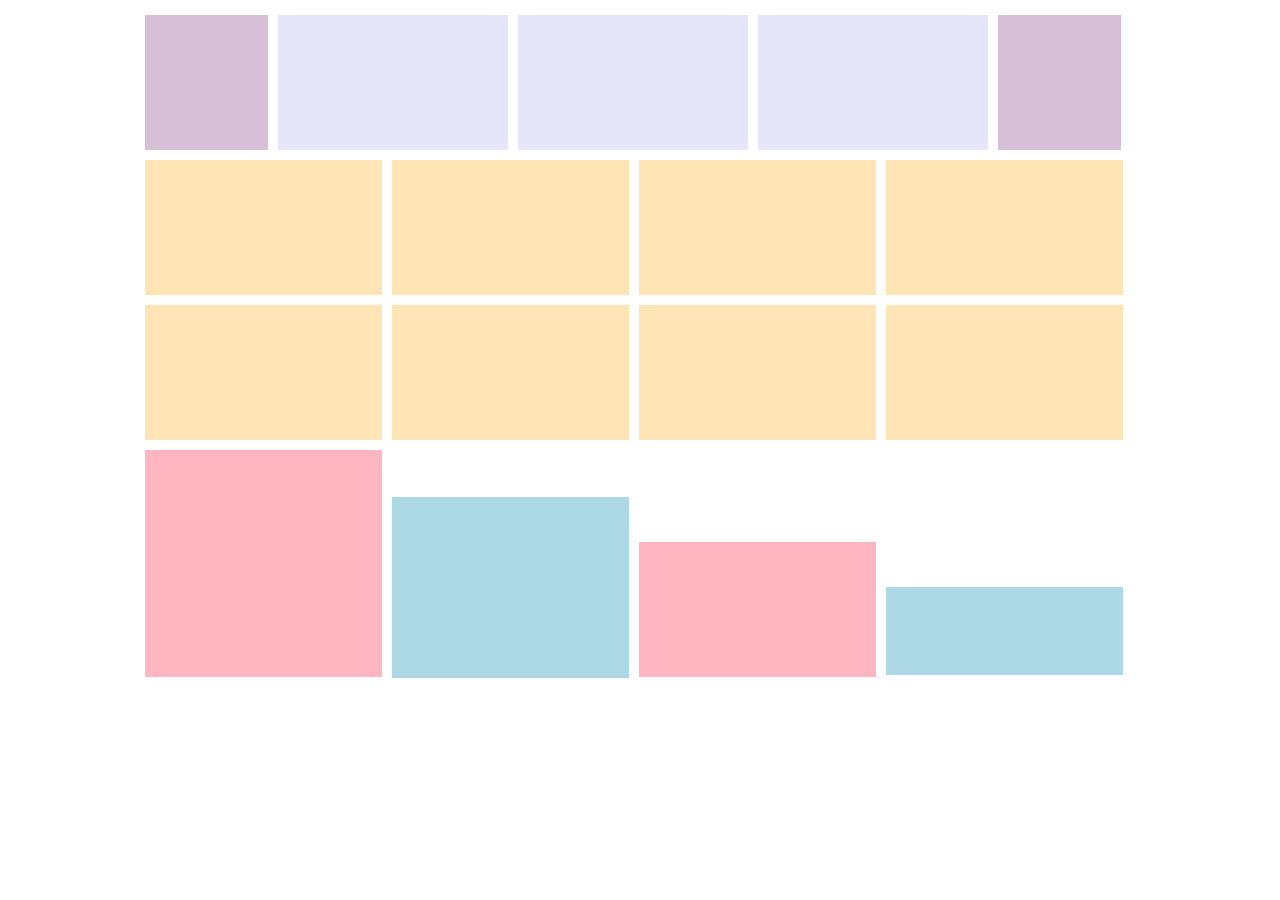
<file: lat2/index.html>
<!DOCTYPE html>
<html>
<head>
	<title>ANNIKA LIENARDO LATIHAN BLOCK</title>
	<link rel="stylesheet" type="text/css" href="assets/global.css">
</head>
<body>
	<main>
		<section class="grape">
			<article>
			</article>
		</section>

		<section>
			<article>
			</article>
		</section>

		<section>
			<article>
			</article>
		</section>

		<section>
			<article>
			</article>
		</section>

		<section class="grape">
			<article>
			</article>
		</section>

		<section class="banana">
			<article>
			</article>
		</section>

		<section class="banana">
			<article>
			</article>
		</section>

		<section class="banana">
			<article>
			</article>
		</section>

		<section class="banana">
			<article>
			</article>
		</section>

		<section class="banana">
			<article>
			</article>
		</section>

		<section class="banana">
			<article>
			</article>
		</section>

		<section class="banana">
			<article>
			</article>
		</section>

		<section class="banana">
			<article>
			</article>
		</section>

		<section class="apple1">
			<article>
			</article>
		</section>
		<section class="apple2">
			<article>
			</article>
		</section>
		<section class="apple3">
			<article>
			</article>
		</section>
		<section class="apple4">
			<article>
			</article>
		</section>
		
	</main>

</body>
</html>
</file>
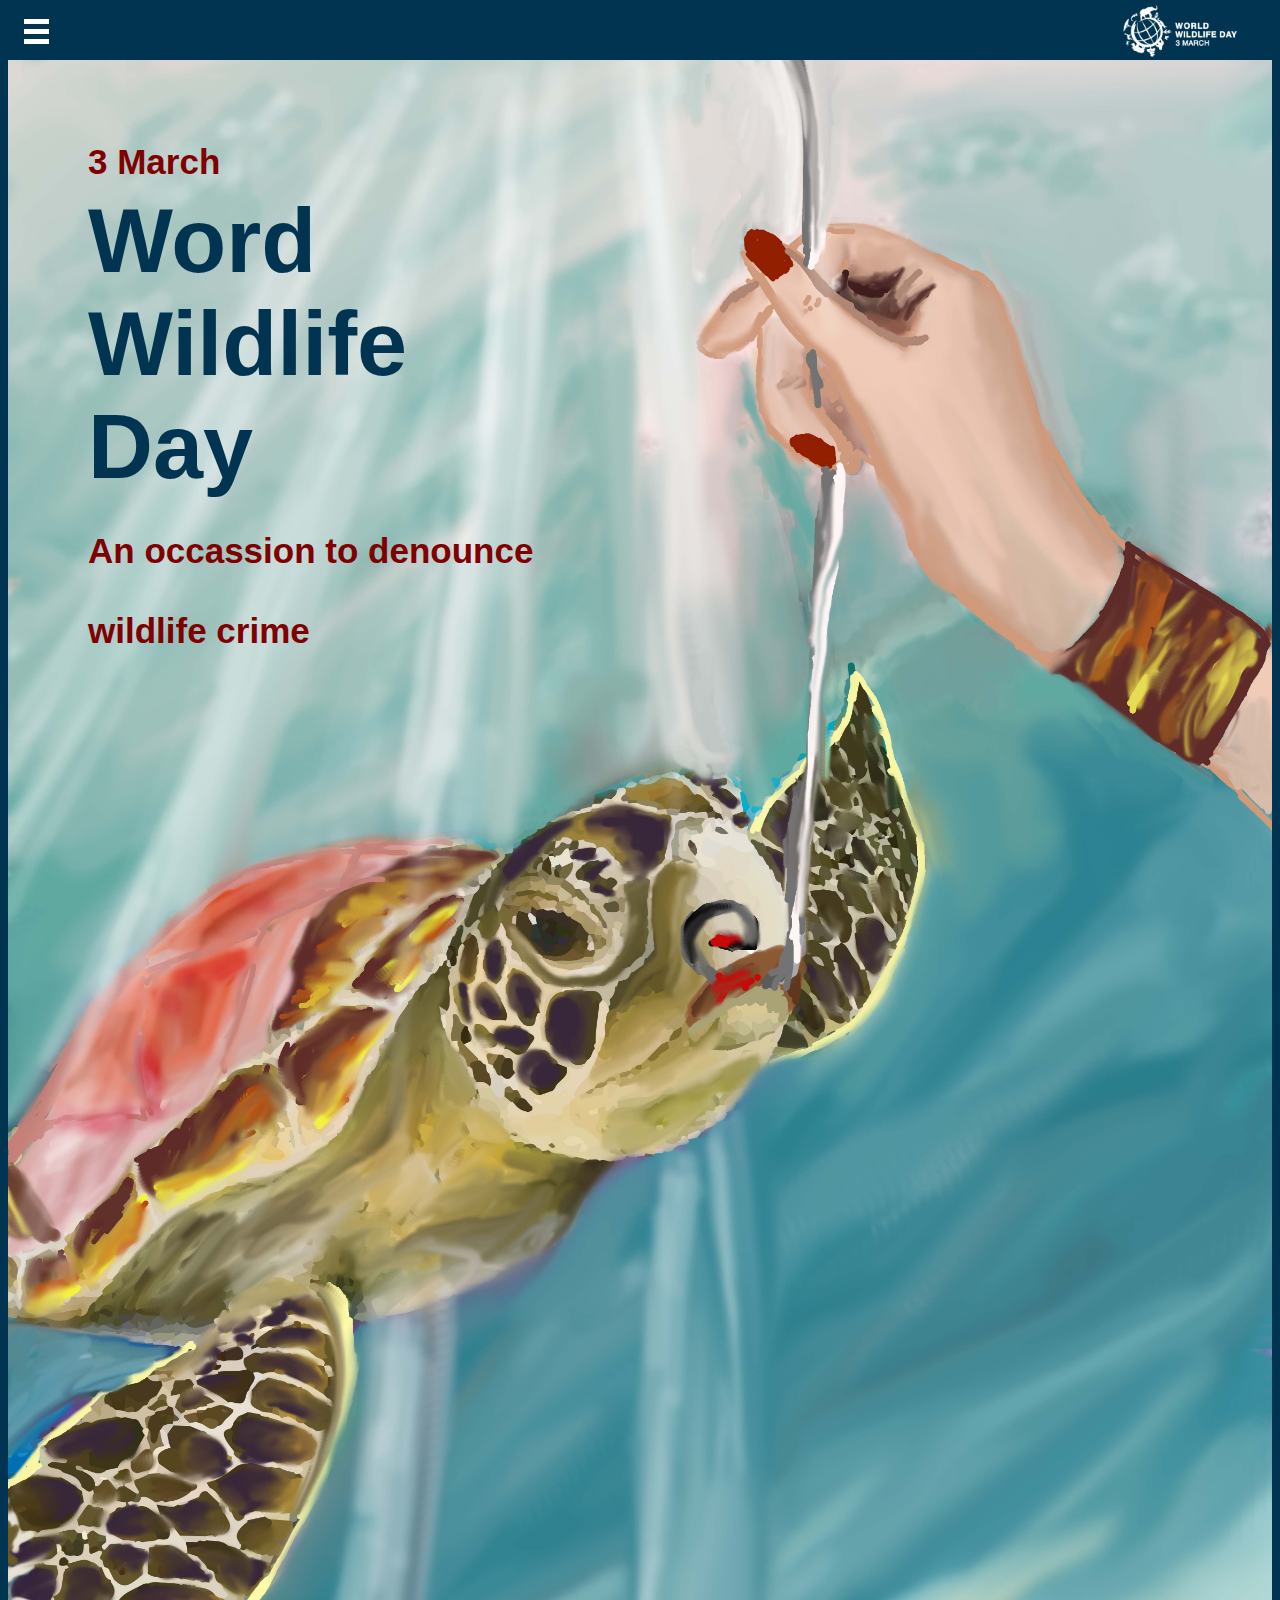
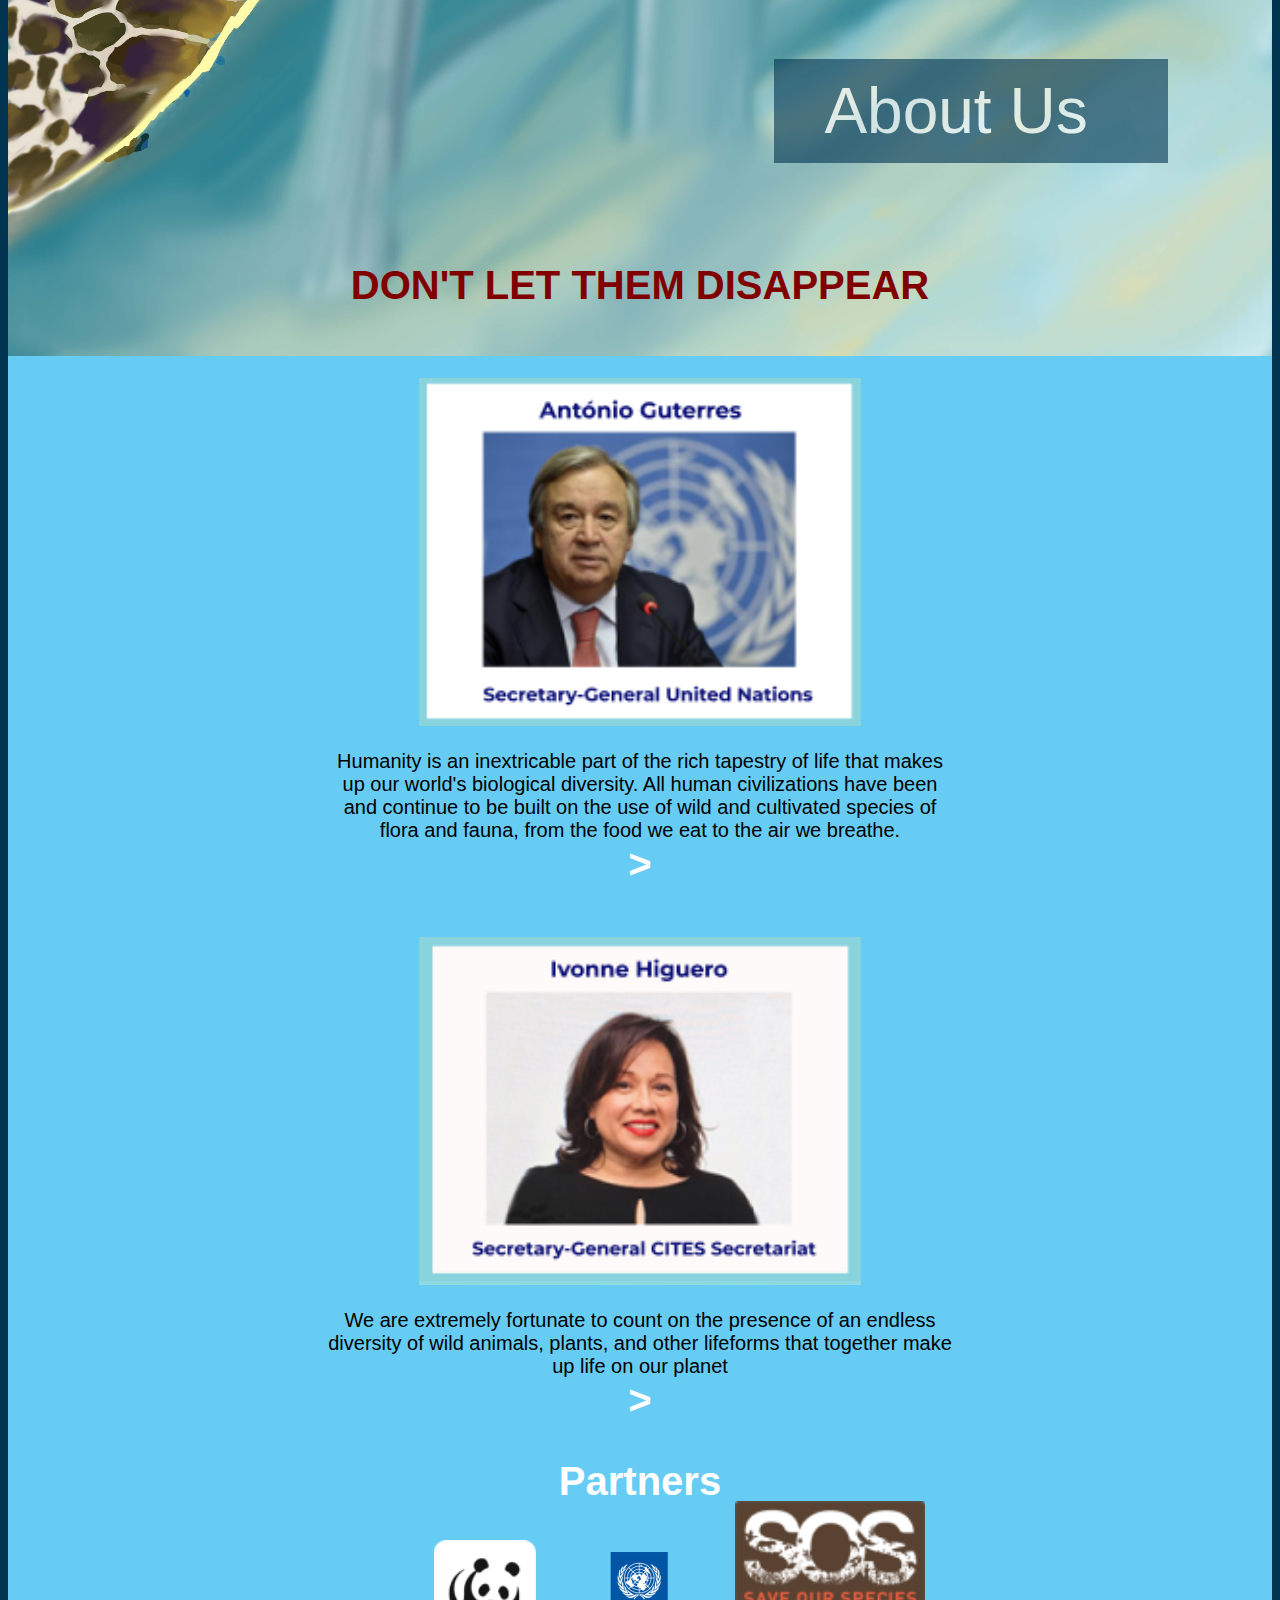
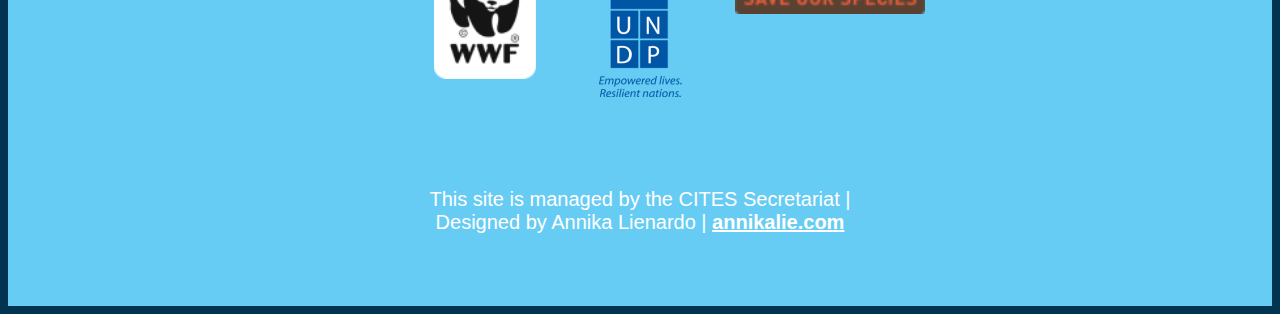
<file: lat5/index.html>
<!DOCTYPE html>
<html>
<head>
	<title>UAS Annika</title>
	 <link rel="stylesheet" href="global.css"> 
</head>
<body>
	<div class="navbar">
		<div class="dropdown">
		  <button id="myBtn" class="dropbtn"><div class="logomenu"></div><div class="logomenu"></div><div class="logomenu"></div></button>
			  <div id="myDropdown" class="dropdown-content">
				  <a href="#">HOME</a>
				  <a href="getinvolved.html">GET INVOLVED</a>
				  <a href="#">EVENTS</a>
				  <a href="#">MATERIALS</a>
				  <a href="#">FILM FESTIVAL</a>
				  <a href="#">MESSAGES</a>
				  <a href="#">MEDIA</a>
			  </div>
		</div>
		<img class= "logowwd" src="images/logowwd.png" align="right">
	</div>
	
	<div class="content">
		<img src="images/kura.jpg" class="gambarkura">
		<div class="judul">
			<small>3 March</small><br>
			<b>Word<br>
			Wildlife<br>
			Day</b><br>
			<small>An occassion to denounce 
			<br>wildlife crime</small><br>
		</div>
		<a href="aboutus.html"><button class="about">
			About Us
		</button></a>
		<div class="disclaimer">
			DON'T LET THEM DISAPPEAR
		</div>

		<div class="bawah">
			<img src="images/1.PNG" class="profile1">
			<p>Humanity is an inextricable part of the rich tapestry of life that makes up our world's biological diversity. All human civilizations have been and continue to be built on the use of wild and cultivated species of flora and fauna, from the food we eat to the air we breathe.
			</p>
			<a href="profile.html"><b> > </b></a><br>
			<img src="images/2.PNG" class="profile1">
			<p>We are extremely fortunate to count on the presence of an endless diversity of wild animals, plants, and other lifeforms that together make up life on our planet
			</p>
			<a href="profile.html"><b> > </b></a><br><br><br>
			<b>Partners</b><br><br><br>
			<div><img src="images/wwf.png" class="wwf"></div>
			<div><img src="images/undp.png" class="undp"></div>
			<div><img src="images/sos.png" class="sos"></div>

			<div class="footer">This site is managed by the CITES Secretariat | <br>
			Designed by Annika Lienardo | <u>annikalie.com</u></div>
			<br><br><br><br>
		</div>
	</div>

	<script>
		document.getElementById("myBtn").onclick = function() {myFunction()};
		function myFunction() {
		  document.getElementById("myDropdown").classList.toggle("show");
		}
	</script>

</body>
</html>
</file>
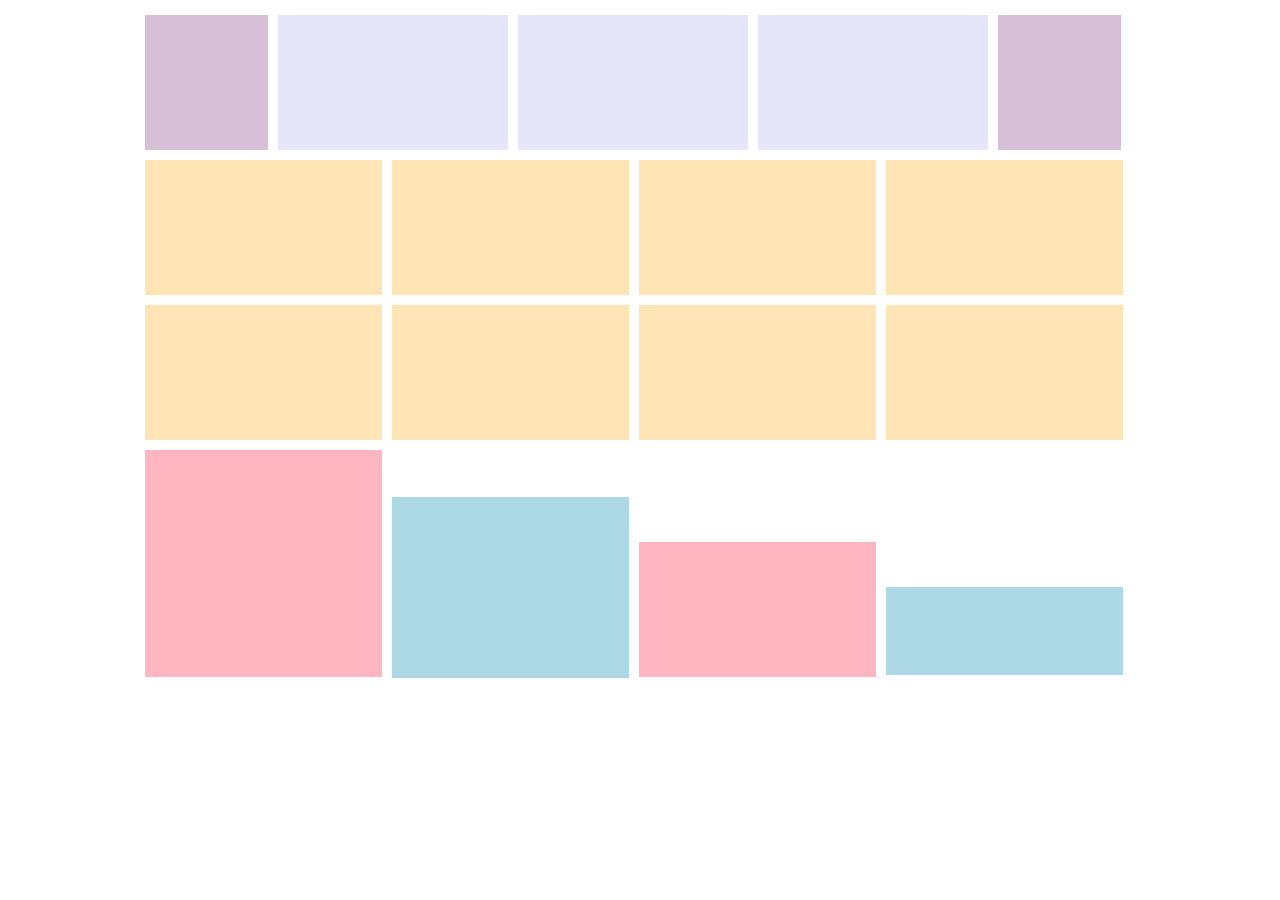
<file: latihan2/index.html>
<!DOCTYPE html>
<html>
<head>
	<title>ANNIKA LATIHAN BLOCK</title>
	<link rel="stylesheet" type="text/css" href="assets/global.css">
</head>
<body>
	<main>
		<section class="grape">
			<article>
			</article>
		</section>

		<section>
			<article>
			</article>
		</section>

		<section>
			<article>
			</article>
		</section>

		<section>
			<article>
			</article>
		</section>

		<section class="grape">
			<article>
			</article>
		</section>

		<section class="banana">
			<article>
			</article>
		</section>

		<section class="banana">
			<article>
			</article>
		</section>

		<section class="banana">
			<article>
			</article>
		</section>

		<section class="banana">
			<article>
			</article>
		</section>

		<section class="banana">
			<article>
			</article>
		</section>

		<section class="banana">
			<article>
			</article>
		</section>

		<section class="banana">
			<article>
			</article>
		</section>

		<section class="banana">
			<article>
			</article>
		</section>

		<section class="apple1">
			<article>
			</article>
		</section>
		<section class="apple2">
			<article>
			</article>
		</section>
		<section class="apple3">
			<article>
			</article>
		</section>
		<section class="apple4">
			<article>
			</article>
		</section>
		
	</main>

</body>
</html>
</file>
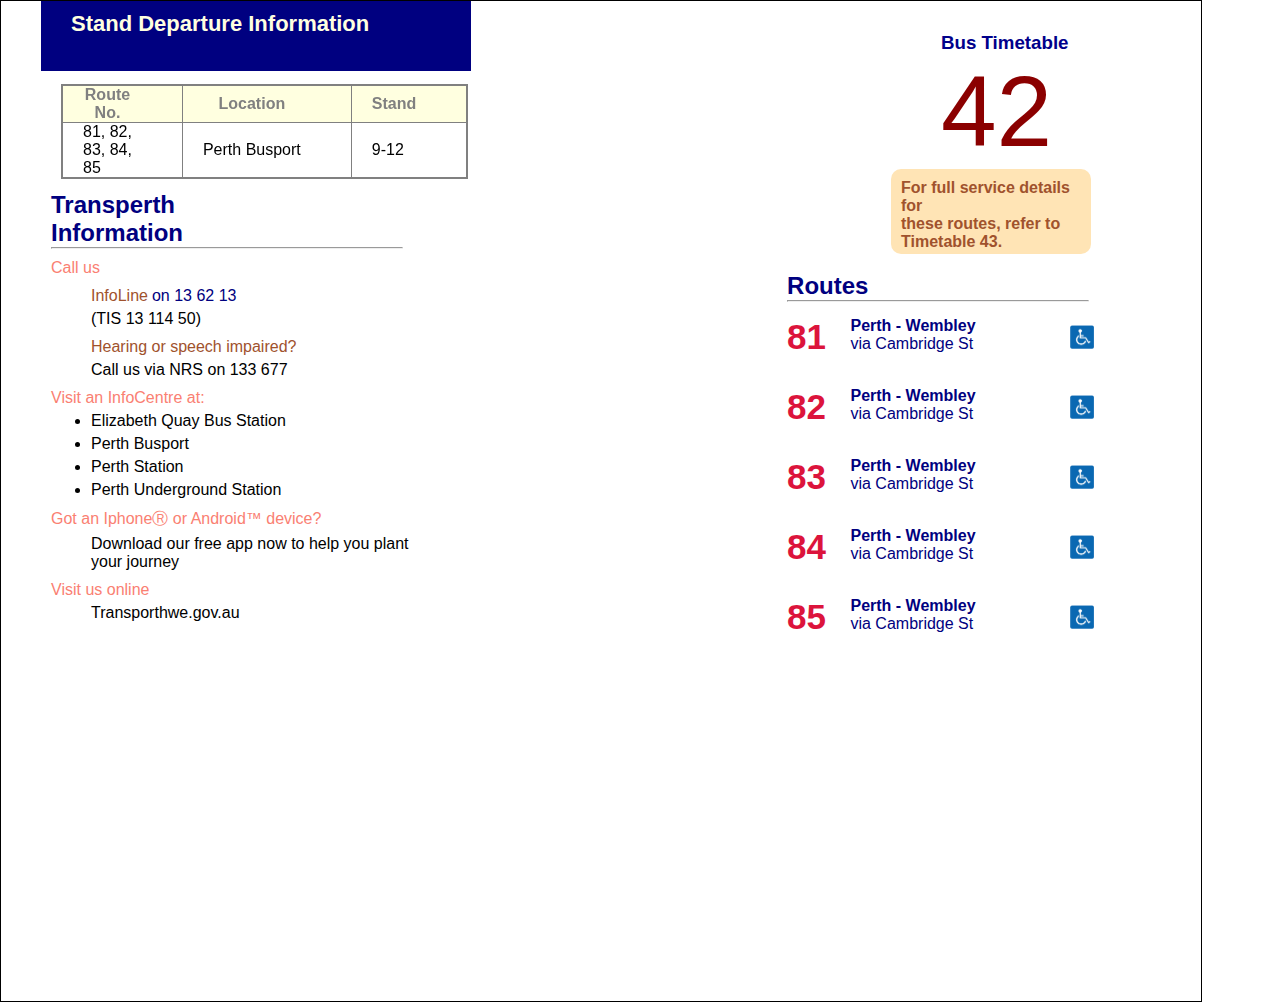
<file: latihan3/index.html>
<!DOCTYPE html>
<html>
<head>
	<title>Rute bus Lat3 ANNIKA</title>
	<link rel="stylesheet" type="text/css" href="./assets/global.css">
</head>
<body>
	<div class="container"> 
		<div class="blokjudultabel">
			<h2 class="tekstabel">Stand Departure Information</h2> 
		</div>

		<table>
			<thead>
				<tr>
				   <th>Route<br>No.</th>
			       <th>Location</th>
				   <th>Stand</th>
				</tr>
			</thead>
			<tbody>
				<tr>
					<td>81, 82, <br>83, 84, <br>85</td>
					<td>Perth Busport</td>
					<td>9-12</td>
				</tr>
			</tbody>
		</table>

		<div>
			<h2 class="trans">Transperth <br>Information</h2>
			<hr class="garis">
			<p class="bulan">Call us</p>
			<p class="bintang">InfoLine</p>
			<p class="awan">on 13 62 13</p> <br>
			<p class="anakbintang">(TIS 13 114 50)</p>
			<p class="bintang">Hearing or speech impaired?</p> 
			<p class="anakbintang">Call us via NRS on 133 677</p>
			<p class="bulan">Visit an InfoCentre at: </p>
			<ul>
				<li class="anakbulan">Elizabeth Quay Bus Station</li>
				<li class="anakbulan">Perth Busport</li>
				<li class="anakbulan">Perth Station</li>
				<li class="anakbulan">Perth Underground Station</li>
			</ul>
			<p class="bulan">Got an IphoneⓇ or Android™ device?</p>
			<p class="anakbulan">Download our free app now to help you plant <br> your journey</p>
			<p class="bulan">Visit us online</p>
			<p class="anakbulan">Transporthwe.gov.au</p>
		</div>	

		<div class="tekskanan">
			<h3>Bus Timetable</h3>
			<p class="angkabus">42</p>
			<div class="box">
				<p class="teksbox">For full service details for <br> these routes, refer to <br> Timetable 43.</p>
			</div>
		</div>

		<div class="teksrute">
			<h2>Routes</h2>
			<hr class="garis2">
			<p class="angkarute">81</p>
			<p class="rute"> <strong>Perth - Wembley</strong><br> via Cambridge St</p>
			<img src="./assets/wc.png" class="image">
			<br>
			<p class="angkarute">82</p>
			<p class="rute"> <strong>Perth - Wembley</strong><br> via Cambridge St</p>
			<img src="./assets/wc.png" class="image">
			<br>
			<p class="angkarute">83</p>
			<p class="rute"> <strong>Perth - Wembley</strong><br> via Cambridge St</p>
			<img src="./assets/wc.png" class="image">
			<br>
			<p class="angkarute">84</p>
			<p class="rute"> <strong>Perth - Wembley</strong><br> via Cambridge St</p>
			<img src="./assets/wc.png" class="image">
			<br>
			<p class="angkarute">85</p>
			<p class="rute"> <strong>Perth - Wembley</strong><br> via Cambridge St</p>
			<img src="./assets/wc.png" class="image">
			<br>

		</div>

	</div>	
</body>
</html>
</file>
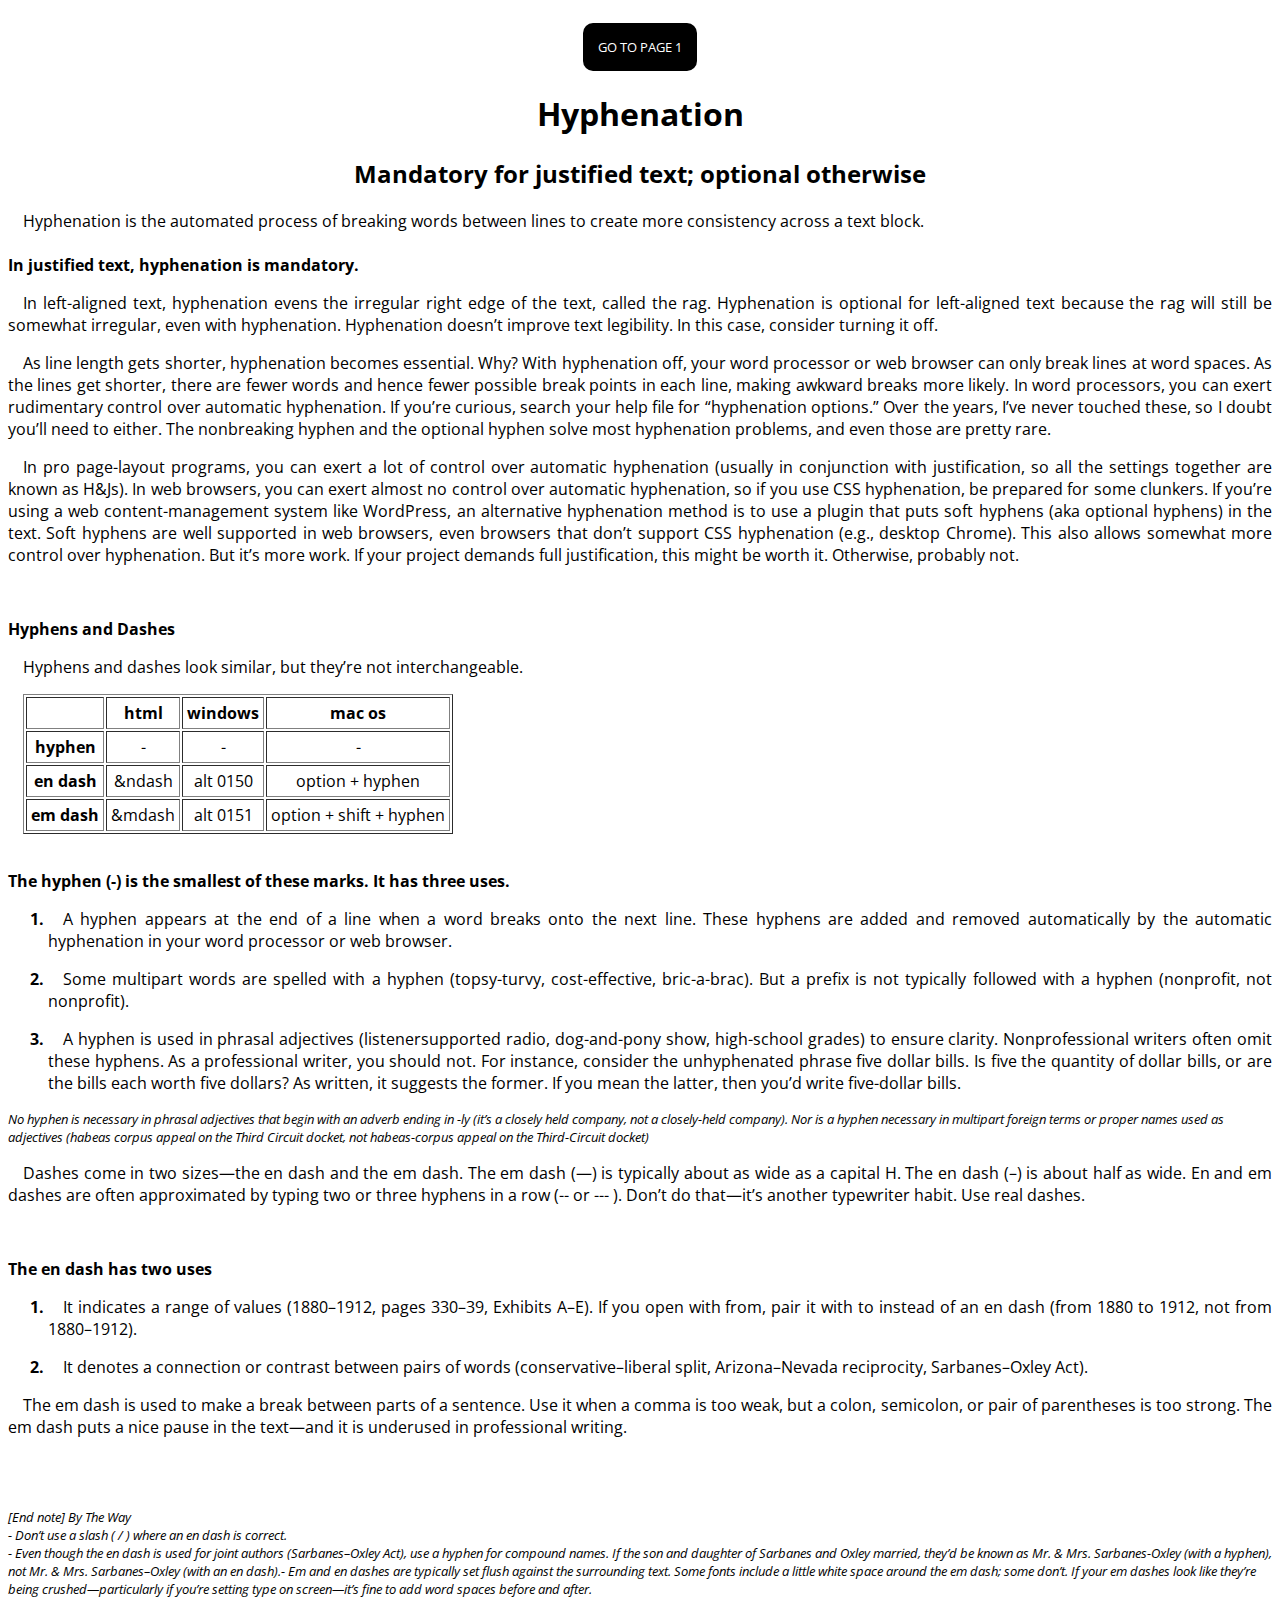
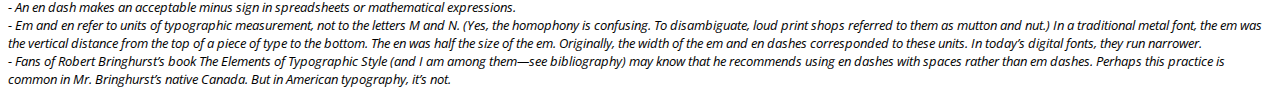
<file: lat4/hyphenation.html>
<!DOCTYPE html>
<html>
<head>
	<link rel="stylesheet" type="text/css" href="./assets/global.css">
	<link href="https://fonts.googleapis.com/css2?family=Open+Sans&display=swap" rel="stylesheet">
	<link href="https://fonts.googleapis.com/css2?family=Montserrat:wght@800&family=Open+Sans&display=swap" rel="stylesheet">
	<meta name="viewport" content="width=device-width, initial-scale=1.0">
	<title>Hyphenation</title>
</head>
<body>
	<center>
		<a href="page_margins.html">
			
			<button>
				GO TO PAGE 1
			</button>
		</a>
	</center>
	<center><h1>Hyphenation</h1></center>
	<center><h2>Mandatory for justified
text; optional otherwise</h2></center>

	<p>
		Hyphenation is the automated process of breaking words between lines to create more consistency across a text block.
		<br><br>	
		<b>In justified text, hyphenation is mandatory.</b>
		<p>
			In left-aligned text, hyphenation evens the irregular
			right edge of the text, called the rag. Hyphenation
			is optional for left-aligned text because the rag will
			still be somewhat irregular, even with hyphenation.
			Hyphenation doesn’t improve text legibility. In this case,
			consider turning it off.
 		</p>
		<p>
			As line length gets shorter, hyphenation becomes
			essential. Why? With hyphenation off, your word
			processor or web browser can only break lines at
			word spaces. As the lines get shorter, there are
			fewer words and hence fewer possible break points
			in each line, making awkward breaks more likely.
			In word processors, you can exert rudimentary control
			over automatic hyphenation. If you’re curious, search your
			help file for “hyphenation options.” Over the years, I’ve
			never touched these, so I doubt you’ll need to either. The
			nonbreaking hyphen and the optional hyphen solve most
			hyphenation problems, and even those are pretty rare.
		</p>
		<p>
			In pro page-layout programs, you can exert
			a lot of control over automatic hyphenation
			(usually in conjunction with justification, so
			all the settings together are known as H&Js).
			In web browsers, you can exert almost no control
			over automatic hyphenation, so if you use CSS
			hyphenation, be prepared for some clunkers.
			If you’re using a web content-management system
			like WordPress, an alternative hyphenation method
			is to use a plugin that puts soft hyphens (aka optional
			hyphens) in the text. Soft hyphens are well supported
			in web browsers, even browsers that don’t support CSS
			hyphenation (e.g., desktop Chrome). This also allows
			somewhat more control over hyphenation. But it’s
			more work. If your project demands full justification,
			this might be worth it. Otherwise, probably  not.
		</p>
		<br><br>	
		<b>Hyphens and Dashes</b>
		<p>
			Hyphens and dashes look similar, but they’re not
			interchangeable.
		</p>

		<table border="1px">
			<thead>
				<tr>
					<th>
						&nbsp;
					</th>
					<th>
						html
					</th>
					<th>
						windows
					</th>
					<th>
						mac os
					</th>
				</tr>
			</thead>
			<tbody>
				<tr>
					<td><b>hyphen</b></td>
					<td>-</td>
					<td>-</td>
					<td>-</td>
				</tr>
				<tr>
					<td><b>en dash</b></td>
					<td>&ndash</td>
					<td>alt 0150</td>
					<td>option + hyphen</td>
				</tr>
				<tr>
					<td><b>em dash</b></td>
					<td>&mdash</td>
					<td>alt 0151</td>
					<td>option + shift + hyphen</td>
				</tr>
			</tbody>
		</table>

		<br><br>

		<b>
			The hyphen (-) is the smallest of these marks. It has three uses.
		</b>

		<ol>
			<li><p>
				A hyphen appears at the end of a line when a word
				breaks onto the next line. These hyphens are added and
				removed automatically by the automatic hyphenation in
				your word processor or web browser.
			</p></li>
			<li><p>
				 Some multipart words are spelled with a hyphen
				(topsy-turvy, cost-effective, bric-a-brac). But a prefix is
				not typically followed with a hyphen (nonprofit, not nonprofit).
			</p></li>
			<li><p>
				A hyphen is used in phrasal adjectives (listenersupported radio, dog-and-pony show, high-school
				grades) to ensure clarity. Nonprofessional writers
				often omit these hyphens. As a professional writer, you
				should  not. For instance, consider the unhyphenated
				phrase five dollar bills. Is five the quantity of dollar bills,
				or are the bills each worth five dollars? As written, it
				suggests the former. If you mean the latter, then you’d
				write five-dollar bills. 
			</p></li>
		</ol>

		<small><i>
			No hyphen is necessary in phrasal adjectives that begin with an adverb ending in -ly (it’s a closely held company, not a closely-held company). Nor is a
			hyphen necessary in multipart foreign terms or proper names used as adjectives (habeas corpus appeal on the Third Circuit docket, not habeas-corpus
			appeal on the Third-Circuit docket)
		</i></small>

		<p>
			Dashes come in two sizes—the en dash and the em
			dash. The em dash (—) is typically about as wide as a
			capital H. The en dash (–) is about half as wide.
			En and em dashes are often approximated by typing two
			or three hyphens in a row (-- or --- ). Don’t do that—it’s
			another typewriter habit. Use real dashes.
		</p>

		<br><br>

		<b>
			The en dash has two uses
		</b>

		<ol>
			<li><p>
				It indicates a range of values (1880–1912, pages
				330–39, Exhibits A–E). If you open with from, pair it with
				to instead of an en dash (from 1880 to 1912, not from
				1880–1912).
			</p></li>
			<li><p>
				It denotes a connection or contrast between pairs
				of words (conservative–liberal split, Arizona–Nevada
				reciprocity, Sarbanes–Oxley Act).
			</p></li>
		</ol>

		<p>
			The em dash is used to make a break between parts of a
			sentence. Use it when a comma is too weak, but a colon,
			semicolon, or pair of parentheses is too strong. The em
			dash puts a nice pause in the text—and it is underused
			in professional writing.
		</p>

		<br><br><br>

		<small><i>
			[End note] By The Way<br>
			- Don’t use a slash ( / ) where an en dash is correct.<br>
			- Even though the en dash is used for joint authors (Sarbanes–Oxley Act), use a
			hyphen for compound names. If the son and daughter of Sarbanes and Oxley
			married, they’d be known as Mr. & Mrs. Sarbanes-Oxley (with a hyphen), not
			Mr. & Mrs. Sarbanes–Oxley (with an en dash).-
			Em and en dashes are typically set flush against the surrounding text. Some
			fonts include a little white space around the em dash; some don’t. If your em
			dashes look like they’re being crushed—particularly if you’re setting type on
			screen—it’s fine to add word spaces before and after.<br>
			- An en dash makes an acceptable minus sign in spreadsheets or mathematical
			expressions.<br>
			- Em and en refer to units of typographic measurement, not to the letters M
			and N. (Yes, the homophony is confusing. To disambiguate, loud print shops
			referred to them as mutton and nut.) In a traditional metal font, the em was
			the vertical distance from the top of a piece of type to the bottom. The en
			was half the size of the em. Originally, the width of the em and en dashes
			corresponded to these units. In today’s digital fonts, they run narrower.<br>
			- Fans of Robert Bringhurst’s book The Elements of Typographic Style (and I
			am among them—see bibliography) may know that he recommends using en
			dashes with spaces rather than em dashes. Perhaps this practice is common
			in Mr. Bringhurst’s native Canada. But in American typography, it’s not.
		</i></small>
	</p>
</body>
</html>
</file>
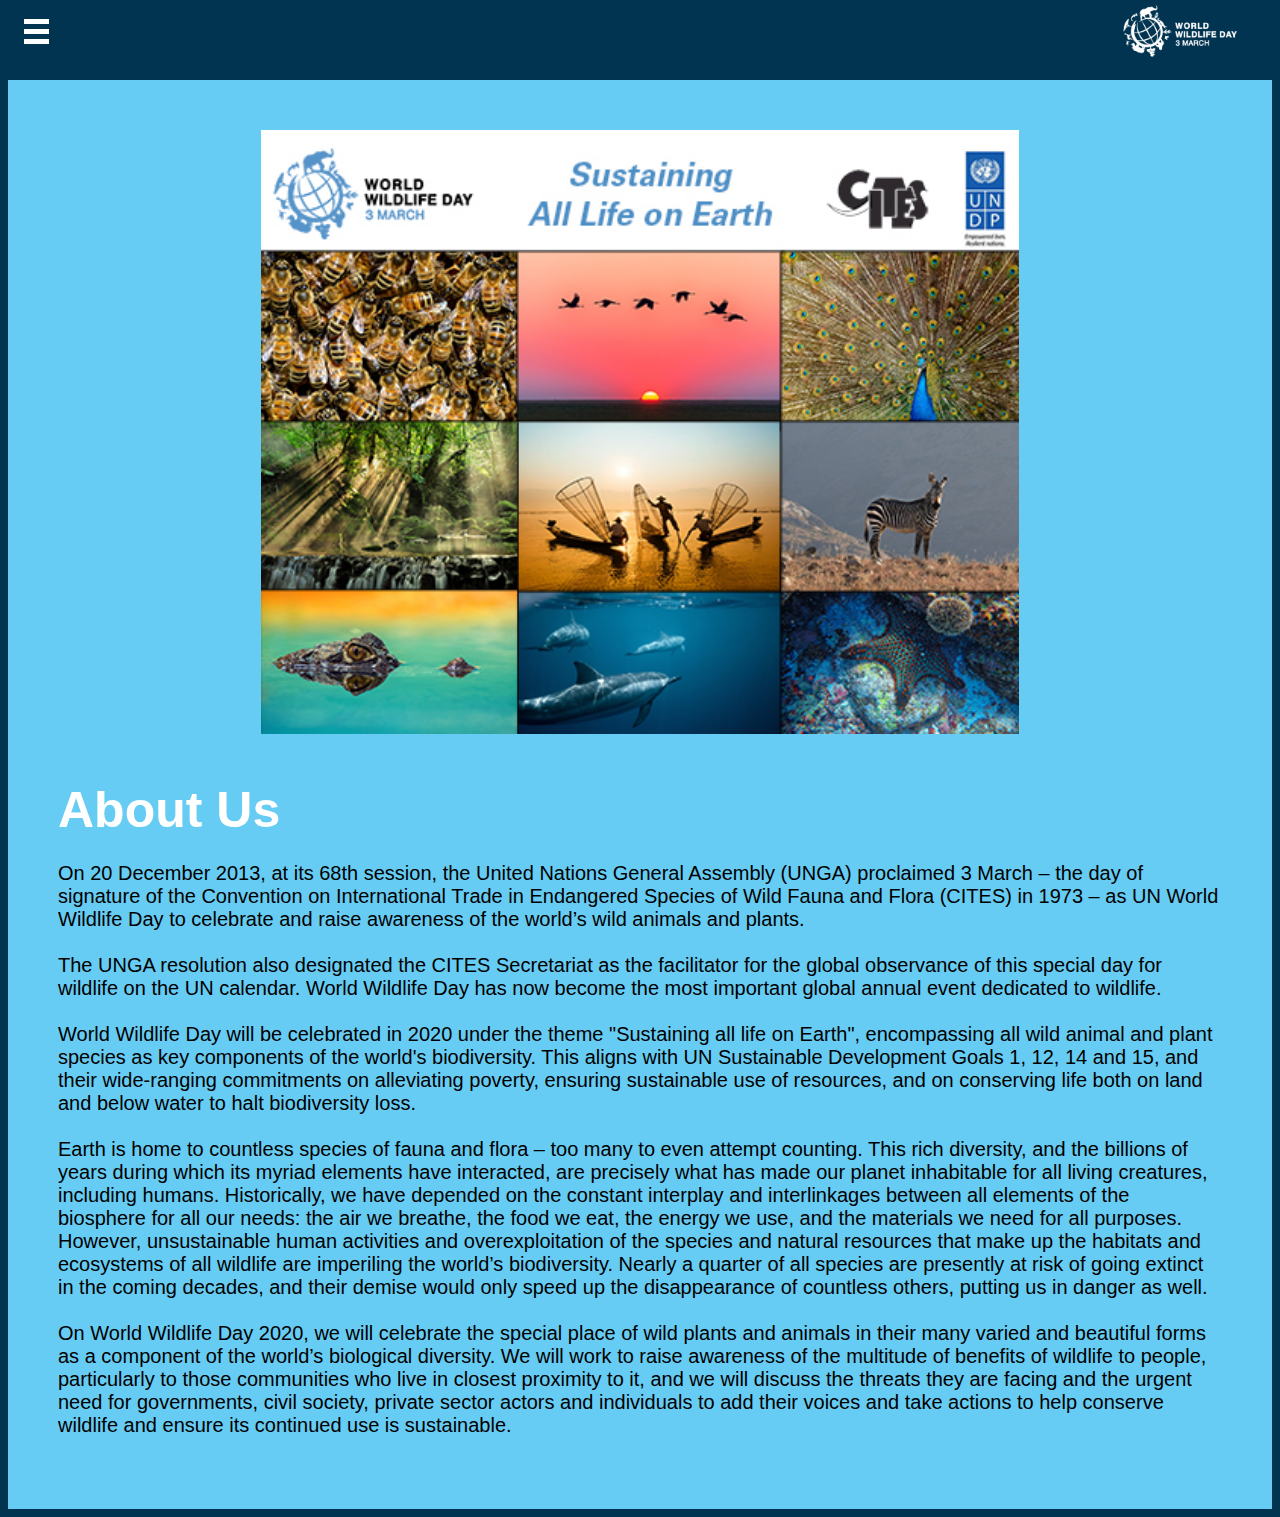
<file: lat5/aboutus.html>
<!DOCTYPE html>
<html>
<head>
	<title>UAS Annika</title>
	 <link rel="stylesheet" href="global.css">
</head>
<body>
	<div class="navbar">
		<div class="dropdown">
		  <button id="myBtn" class="dropbtn"><div class="logomenu"></div><div class="logomenu"></div><div class="logomenu"></div></button>
			  <div id="myDropdown" class="dropdown-content">
				  <a href="index.html">HOME</a>
				  <a href="getinvolved.html">GET INVOLVED</a>
				  <a href="#">EVENTS</a>
				  <a href="#">MATERIALS</a>
				  <a href="#">FILM FESTIVAL</a>
				  <a href="#">MESSAGES</a>
				  <a href="#">MEDIA</a>
			  </div>
		</div>
		<img class= "logowwd" src="images/logowwd.png" align="right">
	</div>
	
	<div class="content">
		<div class="bawahabout">
			<img src="images/about.jpg" class="fotoabout">
			<p>
				<br><b>About Us</b><br><br>
				On 20 December 2013, at its 68th session, the United Nations General Assembly (UNGA) proclaimed 3 March – the day of signature of the Convention on International Trade in Endangered Species of Wild Fauna and Flora (CITES) in 1973 – as UN World Wildlife Day to celebrate and raise awareness of the world’s wild animals and plants.<br><br>

			The UNGA resolution also designated the CITES Secretariat as the facilitator for the global observance of this special day for wildlife on the UN calendar. World Wildlife Day has now become the most important global annual event dedicated to wildlife.<br><br>

			World Wildlife Day will be celebrated in 2020 under the theme "Sustaining all life on Earth", encompassing all wild animal and plant species as key components of the world's biodiversity. This aligns with UN Sustainable Development Goals 1, 12, 14 and 15, and their wide-ranging commitments on alleviating poverty, ensuring sustainable use of resources, and on conserving life both on land and below water to halt biodiversity loss.<br><br>

			Earth is home to countless species of fauna and flora – too many to even attempt counting. This rich diversity, and the billions of years during which its myriad elements have interacted, are precisely what has made our planet inhabitable for all living creatures, including humans. Historically, we have depended on the constant interplay and interlinkages between all elements of the biosphere for all our needs: the air we breathe, the food we eat, the energy we use, and the materials we need for all purposes. However, unsustainable human activities and overexploitation of the species and natural resources that make up the habitats and ecosystems of all wildlife are imperiling the world’s biodiversity. Nearly a quarter of all species are presently at risk of going extinct in the coming decades, and their demise would only speed up the disappearance of countless others, putting us in danger as well.<br><br>

			On World Wildlife Day 2020, we will celebrate the special place of wild plants and animals in their many varied and beautiful forms as a component of the world’s biological diversity. We will work to raise awareness of the multitude of benefits of wildlife to people, particularly to those communities who live in closest proximity to it, and we will discuss the threats they are facing and the urgent need for governments, civil society, private sector actors and individuals to add their voices and take actions to help conserve wildlife and ensure its continued use is sustainable.
			</p>
			<br><br><br><br>
		</div>
	</div>

	<script>
		document.getElementById("myBtn").onclick = function() {myFunction()};
		function myFunction() {
		  document.getElementById("myDropdown").classList.toggle("show");
		}
	</script>

</body>
</html>
</file>
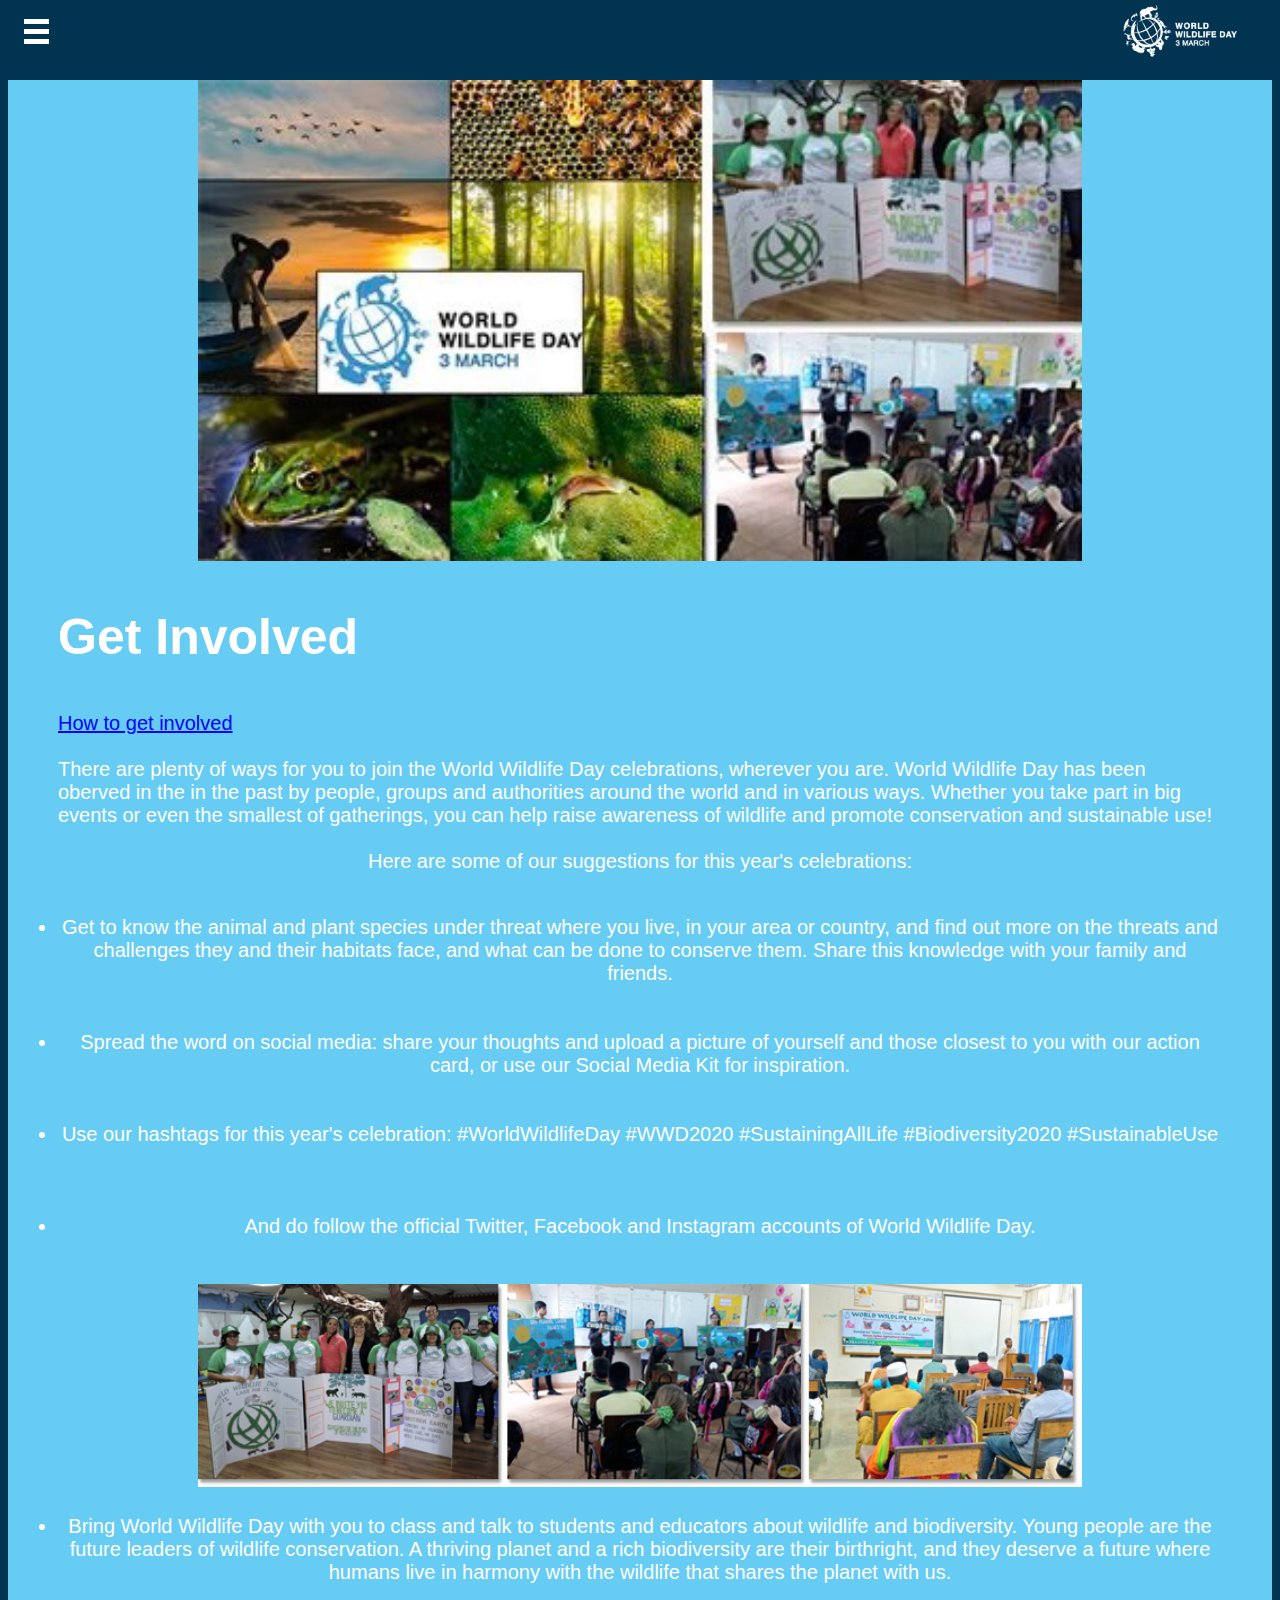
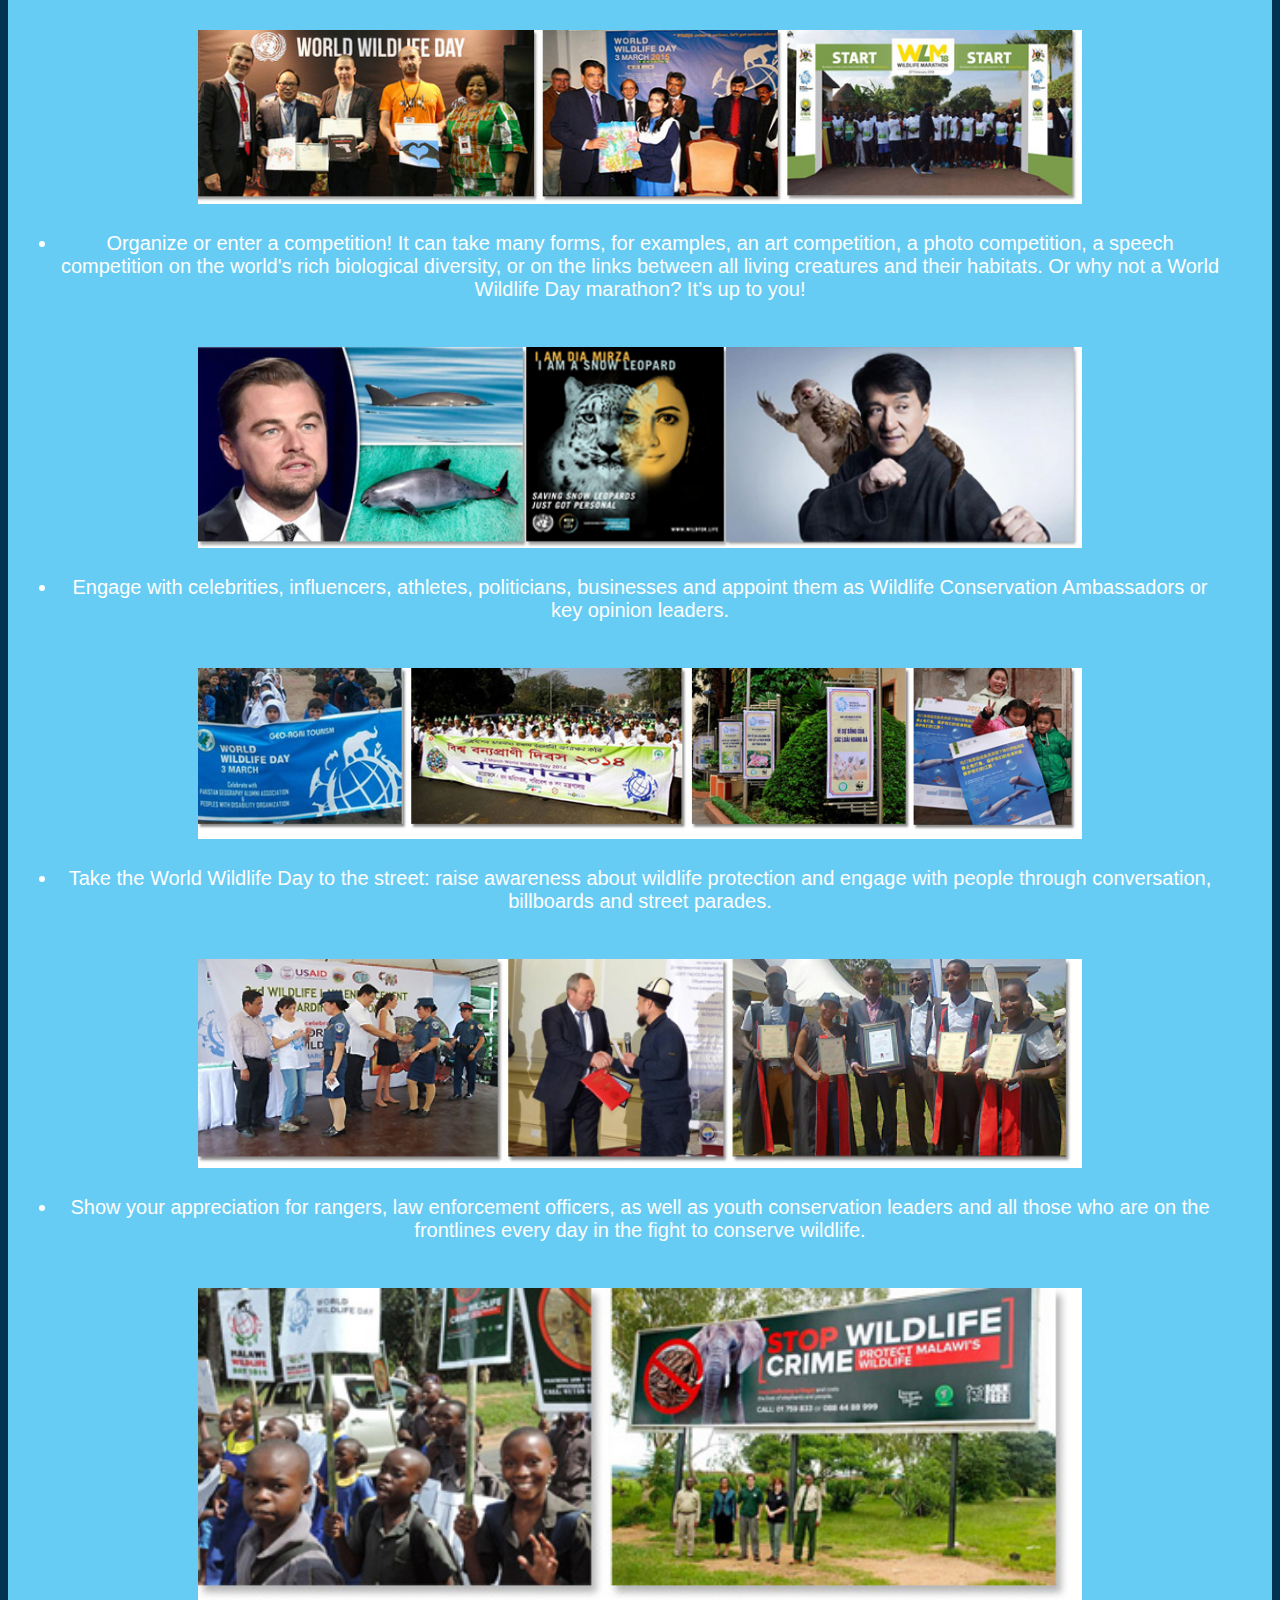
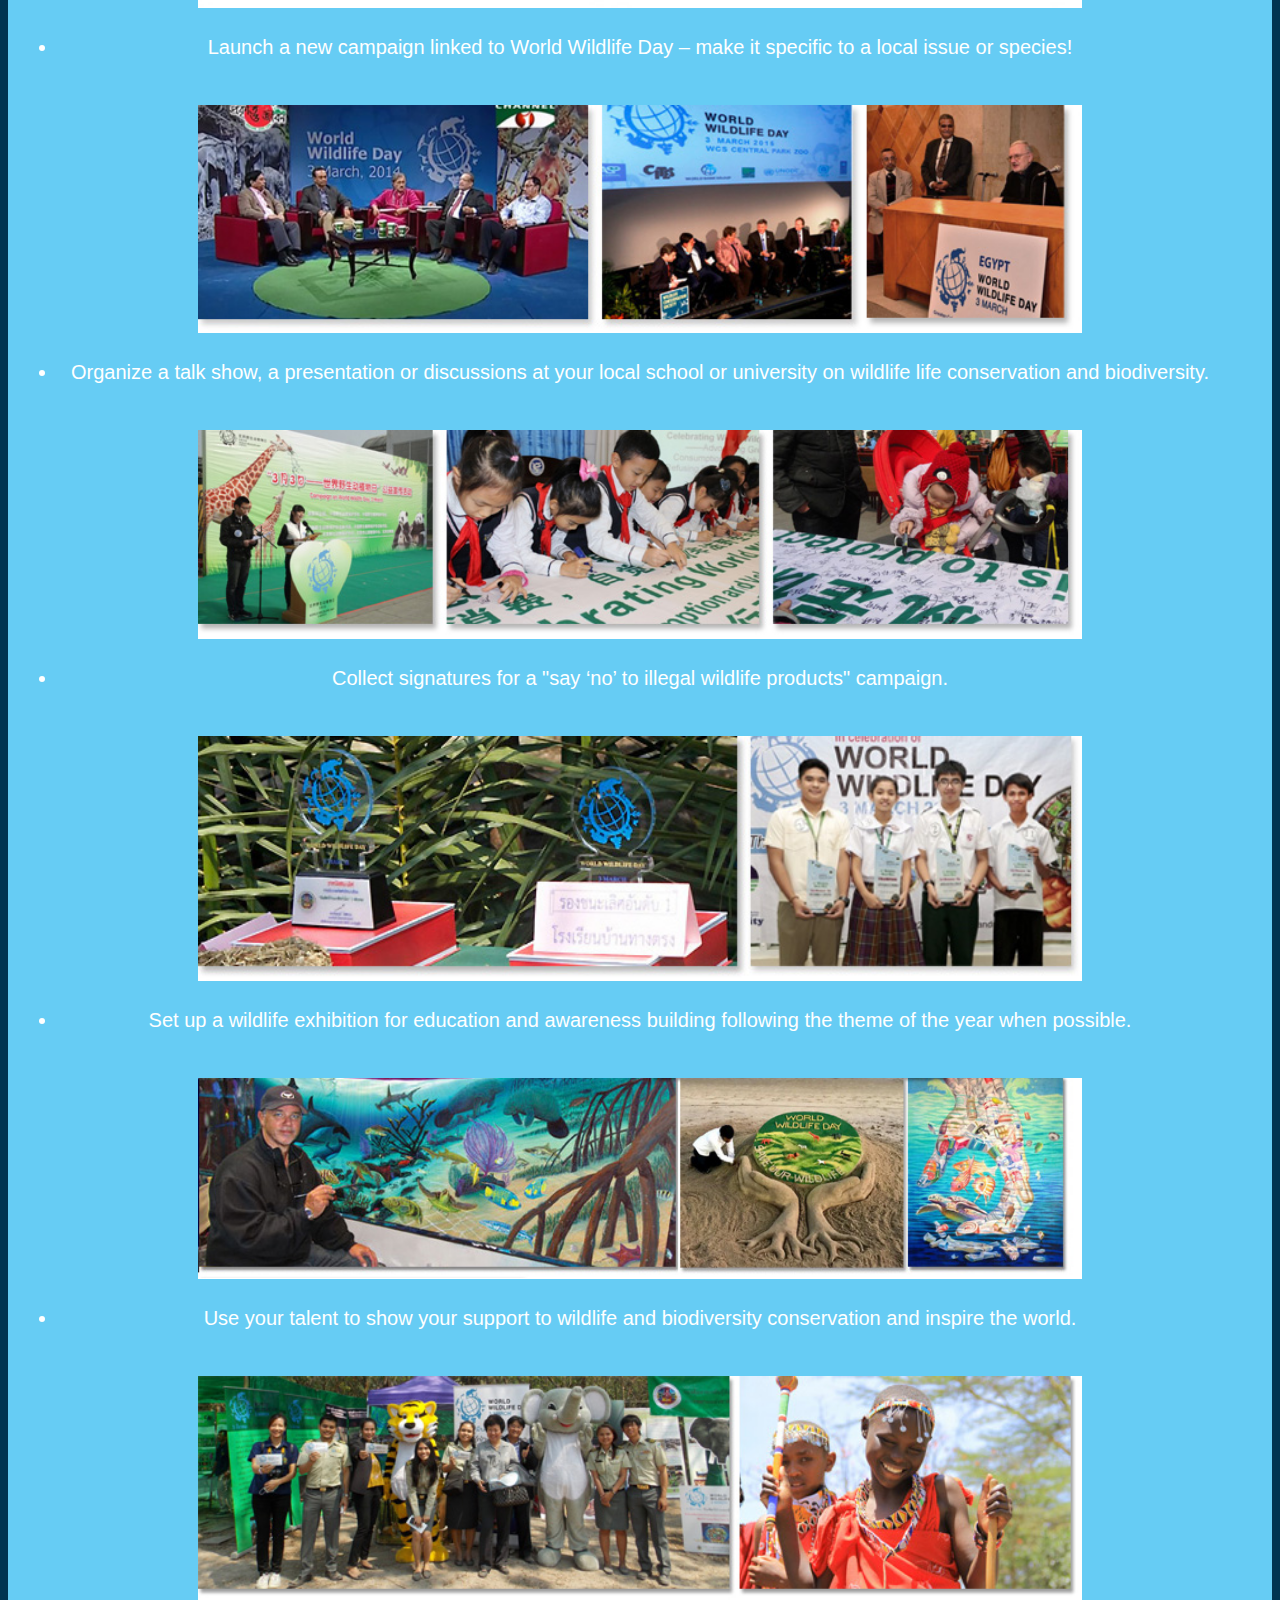
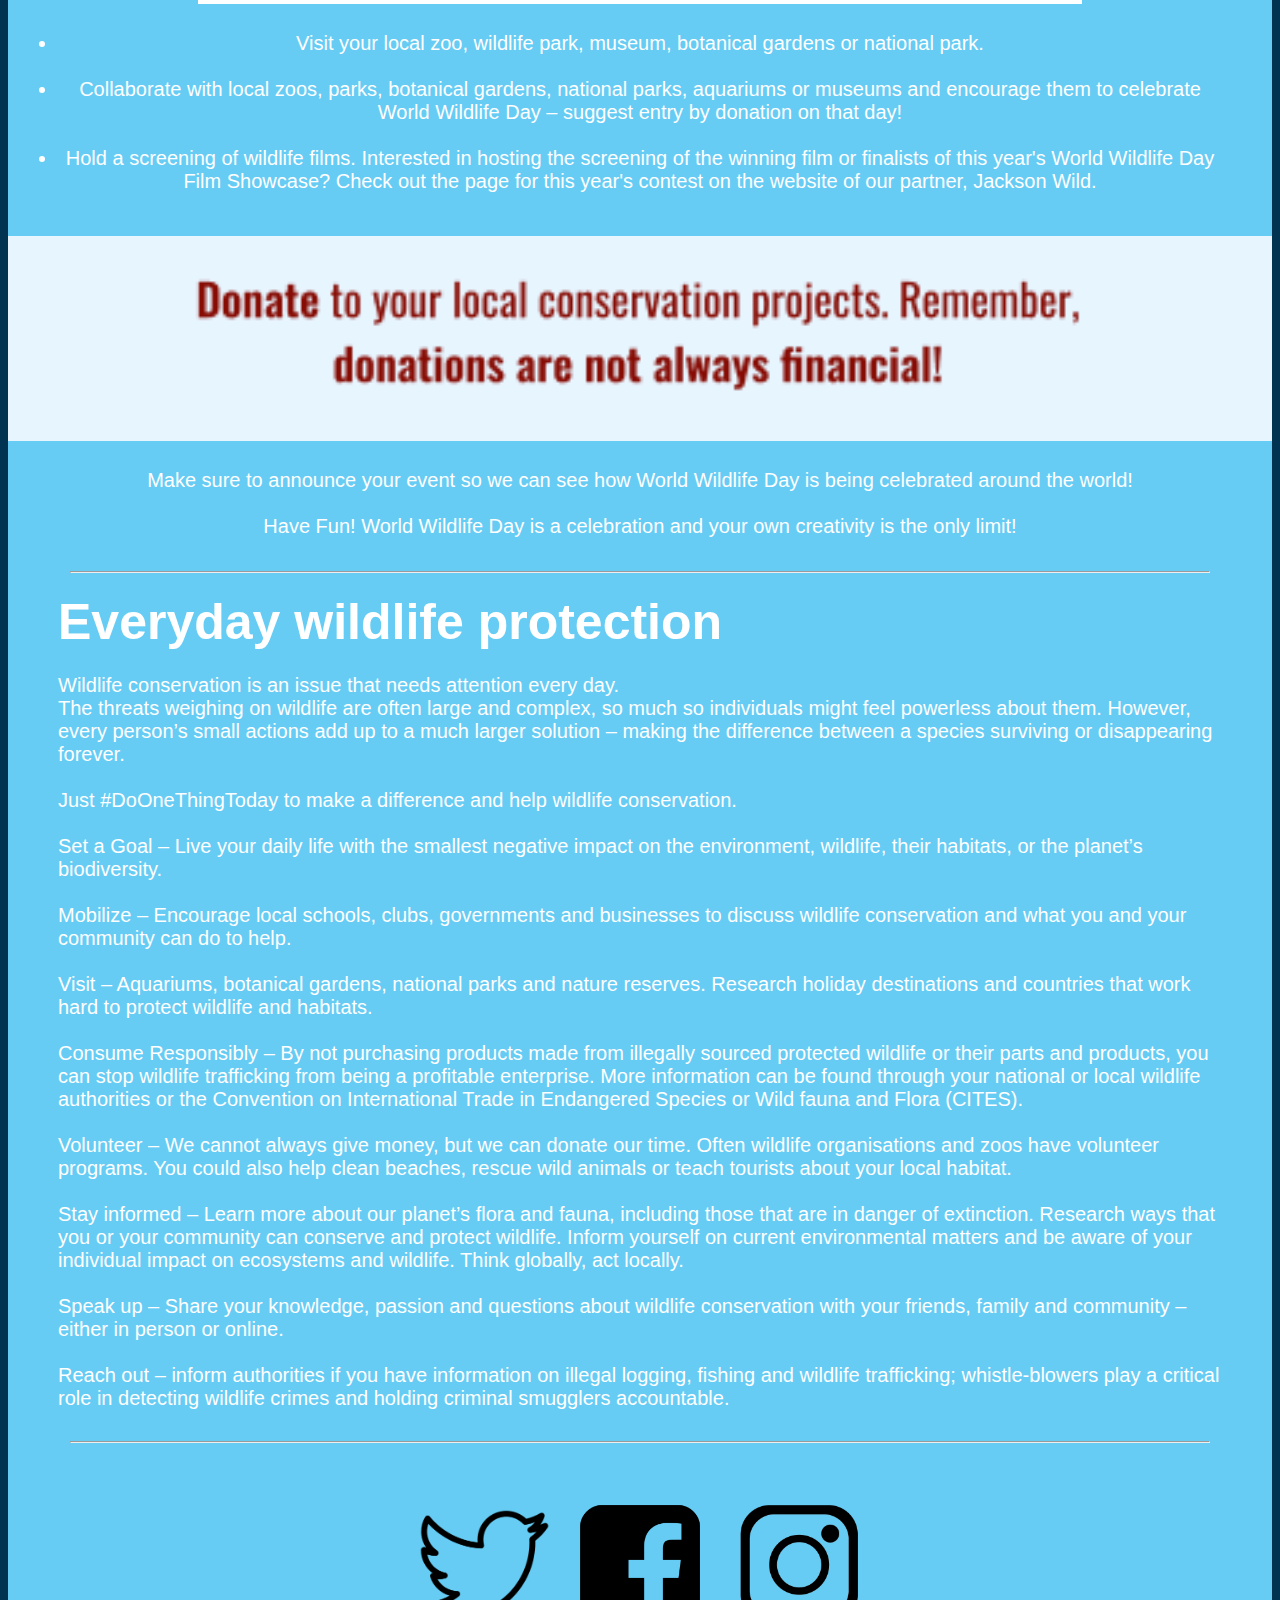
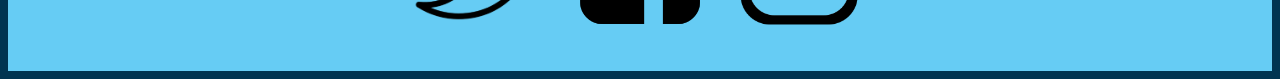
<file: lat5/getinvolved.html>
<!DOCTYPE html>
<html>
<head>
	<title>UAS Annika</title>
	 <link rel="stylesheet" href="global.css">
</head>
<body>
	<div class="navbar">
		<div class="dropdown">
		  <button id="myBtn" class="dropbtn"><div class="logomenu"></div><div class="logomenu"></div><div class="logomenu"></div></button>
			  <div id="myDropdown" class="dropdown-content">
				  <a href="index.html">HOME</a>
				  <a href="#">GET INVOLVED</a>
				  <a href="#">EVENTS</a>
				  <a href="#">MATERIALS</a>
				  <a href="#">FILM FESTIVAL</a>
				  <a href="#">MESSAGES</a>
				  <a href="#">MEDIA</a>
			  </div>
		</div>
		<img class= "logowwd" src="images/logowwd.png" align="right">
	</div>
	
	<div class="content">
		<div class="bawahabout">
			<img src="images/gi1.jpg" class="fotogi">
			<p style="color: white;">
				<br><b>Get Involved</b><br><br>
				<br><u>How to get involved</u><br><br>
				There are plenty of ways for you to join the World Wildlife Day celebrations, wherever you are. World Wildlife Day has been oberved in the in the past by people, groups and authorities around the world and in various ways. Whether you take part in big events or even the smallest of gatherings, you can help raise awareness of wildlife and promote conservation and sustainable use!<br><br>

				<center>Here are some of our suggestions for this year's celebrations:<br><br>
				<ul>
				<li>Get to know the animal and plant species under threat where you live, in your area or country, and find out more on the threats and challenges they and their habitats face, and what can be done to conserve them. Share this knowledge with your family and friends.</li><br><br>

				<li>Spread the word on social media: share your thoughts and upload a picture of yourself and those closest to you with our action card, or use our Social Media Kit for inspiration.</li><br><br>

				<li>Use our hashtags for this year's celebration: #WorldWildlifeDay #WWD2020 #SustainingAllLife #Biodiversity2020 #SustainableUse</li><br><br>

​				<li>And do follow the official Twitter, Facebook and Instagram accounts of World Wildlife Day.</li><br><br>

				<img src="images/gi2.jpg" class="fotogi"><br><br>

				<li>Bring World Wildlife Day with you to class and talk to students and educators about wildlife and biodiversity. Young people are the future leaders of wildlife conservation. A thriving planet and a rich biodiversity are their birthright, and they deserve a future where humans live in harmony with the wildlife that shares the planet with us.</li>

				<br><br><img src="images/gi3.jpg" class="fotogi"><br><br>

				<li>Organize or enter a competition! It can take many forms, for examples, an art competition, a photo competition, a speech competition on the world's rich biological diversity, or on the links between all living creatures and their habitats. Or why not a World Wildlife Day marathon? It’s up to you!</li>

				<br><br><img src="images/gi4.jpg" class="fotogi"><br><br>

				<li>Engage with celebrities, influencers, athletes, politicians, businesses and appoint them as Wildlife Conservation Ambassadors or key opinion leaders.</li>

				<br><br><img src="images/gi5.jpg" class="fotogi"><br><br>

				<li>Take the World Wildlife Day to the street: raise awareness about wildlife protection and engage with people through conversation, billboards and street parades.</li>

				<br><br><img src="images/gi6.jpg" class="fotogi"><br><br>

				<li>Show your appreciation for rangers, law enforcement officers, as well as youth conservation leaders and all those who are on the frontlines every day in the fight to conserve wildlife.</li>

				<br><br><img src="images/gi7.jpg" class="fotogi"><br><br>

				<li>Launch a new campaign linked to World Wildlife Day – make it specific to a local issue or species!</li>

				<br><br><img src="images/gi8.jpg" class="fotogi"><br><br>

				<li>Organize a talk show, a presentation or discussions at your local school or university on wildlife life conservation and biodiversity.</li>

				<br><br><img src="images/gi9.jpg" class="fotogi"><br><br>

				<li>Collect signatures for a "say ‘no’ to illegal wildlife products" campaign.</li>

				<br><br><img src="images/gi10.jpg" class="fotogi"><br><br>

				<li>Set up a wildlife exhibition for education and awareness building following the theme of the year when possible.</li>

				<br><br><img src="images/gi11.jpg" class="fotogi"><br><br>

				<li>Use your talent to show your support to wildlife and biodiversity conservation and inspire the world.</li>

				<br><br><img src="images/gi12.jpg" class="fotogi"><br><br>

				<li>Visit your local zoo, wildlife park, museum, botanical gardens or national park.</li><br>
				<li>Collaborate with local zoos, parks, botanical gardens, national parks, aquariums or museums and encourage them to celebrate World Wildlife Day – suggest entry by donation on that day!</li><br>
				<li>Hold a screening of wildlife films. Interested in hosting the screening of the winning film or finalists of this year's World Wildlife Day Film Showcase? Check out the page for this year's contest on the website of our partner, Jackson Wild.</li><br>
				</ul>

				<img src="images/dis.PNG" style="width: 100%"><br>

				<br>Make sure to announce your event so we can see how World Wildlife Day is being celebrated around the world!<br><br>
				Have Fun! World Wildlife Day is a celebration and your own creativity is the only limit!<br><br>
				<hr>
				</center>
			</p>

			<p class="warnaputih">
				<b>Everyday wildlife protection</b><br><br>
				Wildlife conservation is an issue that needs attention every day.<br>

				The threats weighing on wildlife are often large and complex, so much so individuals might feel powerless about them. However, every person’s small actions add up to a much larger solution – making the difference between a species surviving or disappearing forever.<br><br>

				Just #DoOneThingToday to make a difference and help wildlife conservation. <br><br>

				Set a Goal – Live your daily life with the smallest negative impact on the environment, wildlife, their habitats, or the planet’s biodiversity.<br><br>

				Mobilize – Encourage local schools, clubs, governments and businesses to discuss wildlife conservation and what you and your community can do to help.<br><br>

				Visit – Aquariums, botanical gardens, national parks and nature reserves. Research holiday destinations and countries that work hard to protect wildlife and habitats.<br><br>

				Consume Responsibly – By not purchasing products made from illegally sourced protected wildlife or their parts and products, you can stop wildlife trafficking from being a profitable enterprise. More information can be found through your national or local wildlife authorities or the Convention on International Trade in Endangered Species or Wild fauna and Flora (CITES).<br><br>

				Volunteer – We cannot always give money, but we can donate our time. Often wildlife organisations and zoos have volunteer programs. You could also help clean beaches, rescue wild animals or teach tourists about your local habitat.<br><br>

				Stay informed – Learn more about our planet’s flora and fauna, including those that are in danger of extinction. Research ways that you or your community can conserve and protect wildlife. Inform yourself on current environmental matters and be aware of your individual impact on ecosystems and wildlife. Think globally, act locally.<br><br>

				Speak up – Share your knowledge, passion and questions about wildlife conservation with your friends, family and community – either in person or online.<br><br>

				Reach out – inform authorities if you have information on illegal logging, fishing and wildlife trafficking; whistle-blowers play a critical role in detecting wildlife crimes and holding criminal smugglers accountable. 
				<br><br>
				<hr>
			</p><br><br>

			<div><img src="images/twitter.png" class="twitter"></div>
			<div><img src="images/fb.png" class="fb"></div>
			<div><img src="images/ig.png" class="ig"></div>
		</div>
	</div>

	<script>
		document.getElementById("myBtn").onclick = function() {myFunction()};
		function myFunction() {
		  document.getElementById("myDropdown").classList.toggle("show");
		}
	</script>

</body>
</html>
</file>
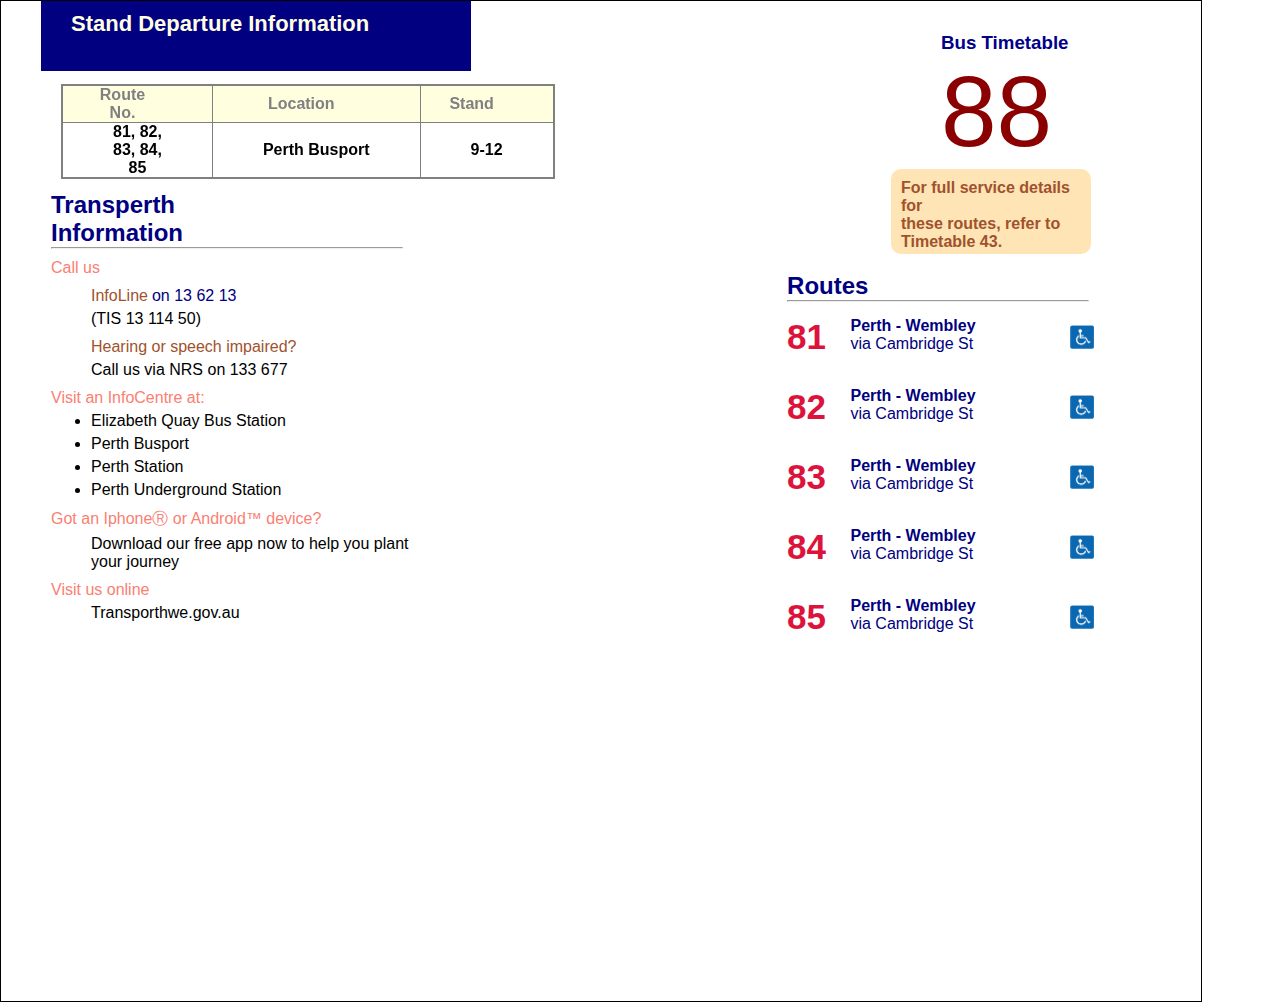
<file: latihan3/index-2.html>
<!DOCTYPE html>
<html>
<head>
	<title>Rute bus Lat3 ANNIKA</title>
	<link rel="stylesheet" type="text/css" href="./assets/global.css">
</head>
<body>
	<div class="container"> 
		<div class="blokjudultabel">
			<h2 class="tekstabel">Stand Departure Information</h2> 
		</div>

		<table>
			<thead>
				<tr>
				   <th>Route<br>No.</th>
			       <th>Location</th>
				   <th>Stand</th>
				</tr>
			</thead>
			<tbody>
				<tr>
					<th>81, 82, <br>83, 84, <br>85</th>
					<th>Perth Busport</th>
					<th>9-12</th>
				</tr>
			</tbody>
		</table>

		<div>
			<h2 class="trans">Transperth <br>Information</h2>
			<hr class="garis">
			<p class="bulan">Call us</p>
			<p class="bintang">InfoLine</p>
			<p class="awan">on 13 62 13</p> <br>
			<p class="anakbintang">(TIS 13 114 50)</p>
			<p class="bintang">Hearing or speech impaired?</p> 
			<p class="anakbintang">Call us via NRS on 133 677</p>
			<p class="bulan">Visit an InfoCentre at: </p>
			<ul>
				<li class="anakbulan">Elizabeth Quay Bus Station</li>
				<li class="anakbulan">Perth Busport</li>
				<li class="anakbulan">Perth Station</li>
				<li class="anakbulan">Perth Underground Station</li>
			</ul>
			<p class="bulan">Got an IphoneⓇ or Android™ device?</p>
			<p class="anakbulan">Download our free app now to help you plant <br> your journey</p>
			<p class="bulan">Visit us online</p>
			<p class="anakbulan">Transporthwe.gov.au</p>
		</div>	

		<div class="tekskanan">
			<h3>Bus Timetable</h3>
			<p class="angkabus">88</p>
			<div class="box">
				<p class="teksbox">For full service details for <br> these routes, refer to <br> Timetable 43.</p>
			</div>
		</div>

		<div class="teksrute">
			<h2>Routes</h2>
			<hr class="garis2">
			<p class="angkarute">81</p>
			<p class="rute"> <strong>Perth - Wembley</strong><br> via Cambridge St</p>
			<img src="./assets/wc.png" class="image">
			<br>
			<p class="angkarute">82</p>
			<p class="rute"> <strong>Perth - Wembley</strong><br> via Cambridge St</p>
			<img src="./assets/wc.png" class="image">
			<br>
			<p class="angkarute">83</p>
			<p class="rute"> <strong>Perth - Wembley</strong><br> via Cambridge St</p>
			<img src="./assets/wc.png" class="image">
			<br>
			<p class="angkarute">84</p>
			<p class="rute"> <strong>Perth - Wembley</strong><br> via Cambridge St</p>
			<img src="./assets/wc.png" class="image">
			<br>
			<p class="angkarute">85</p>
			<p class="rute"> <strong>Perth - Wembley</strong><br> via Cambridge St</p>
			<img src="./assets/wc.png" class="image">
			<br>

		</div>

	</div>	
</body>
</html>
</file>
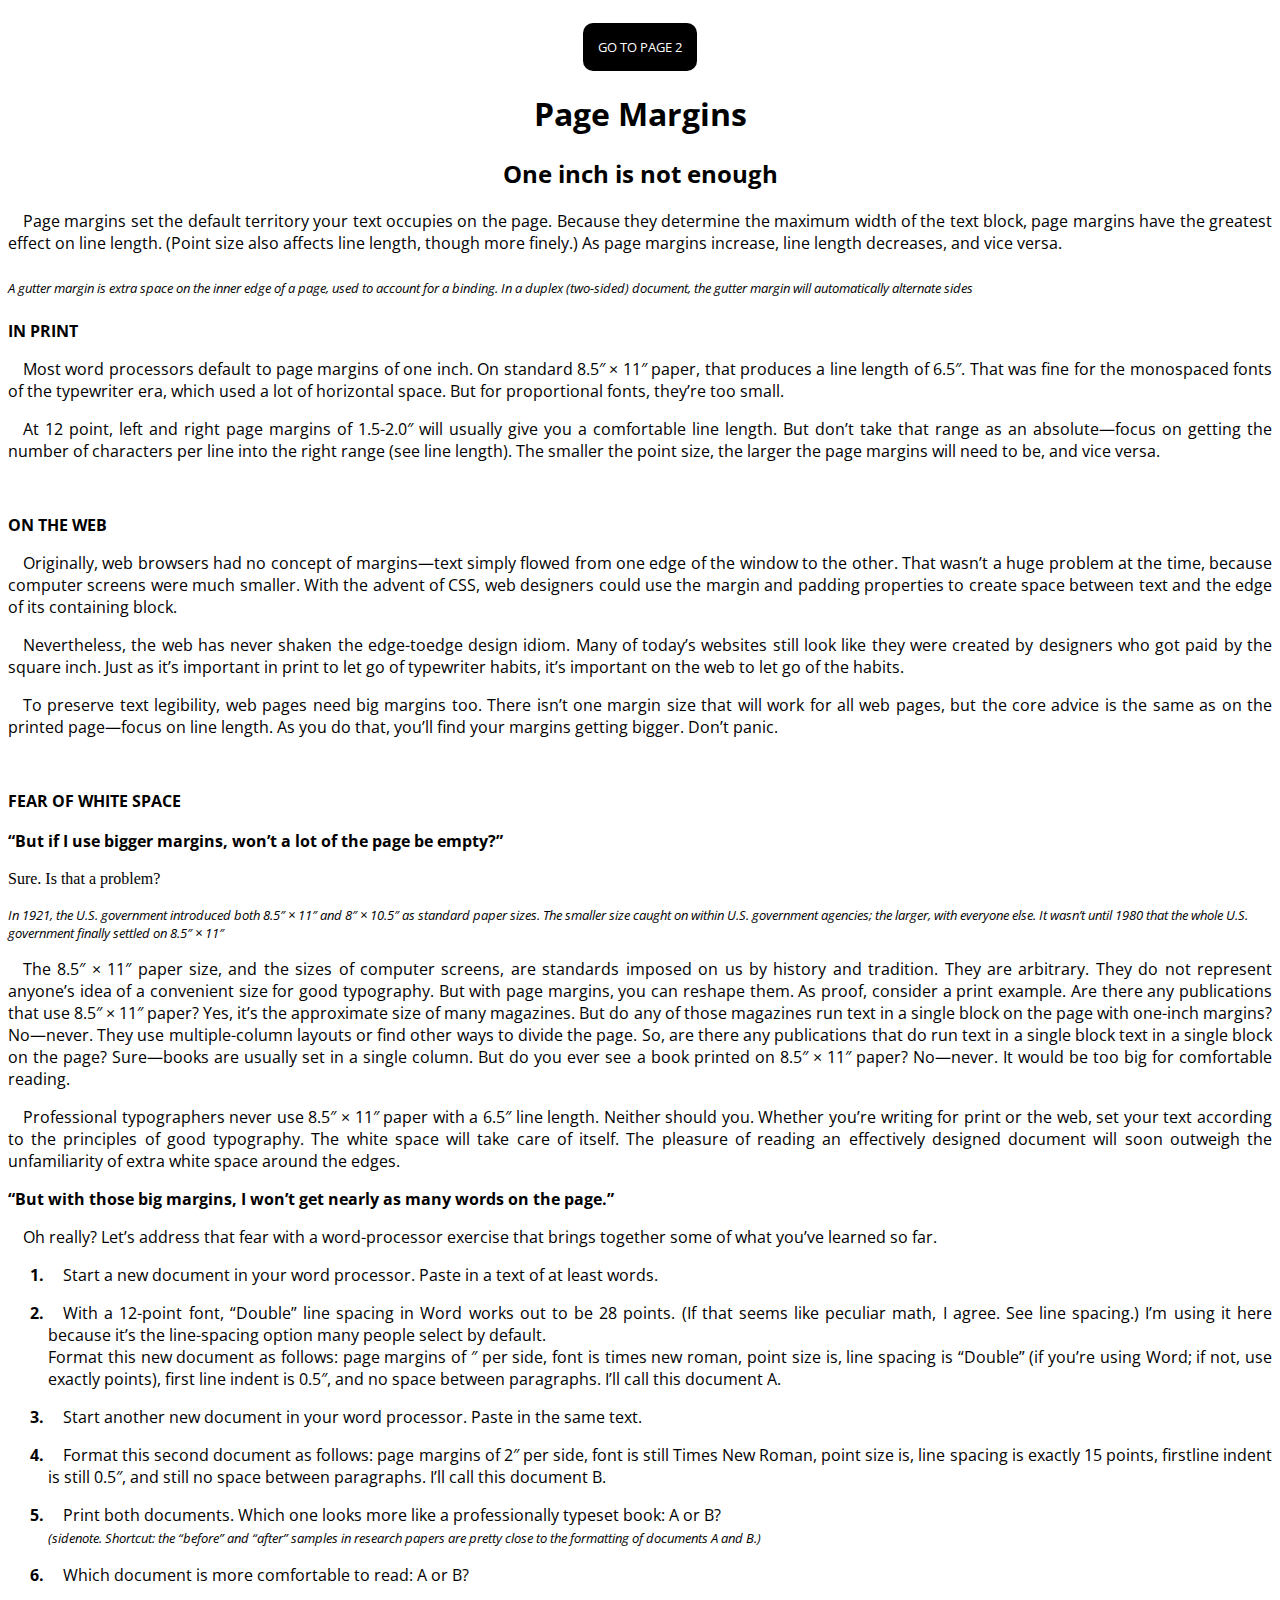
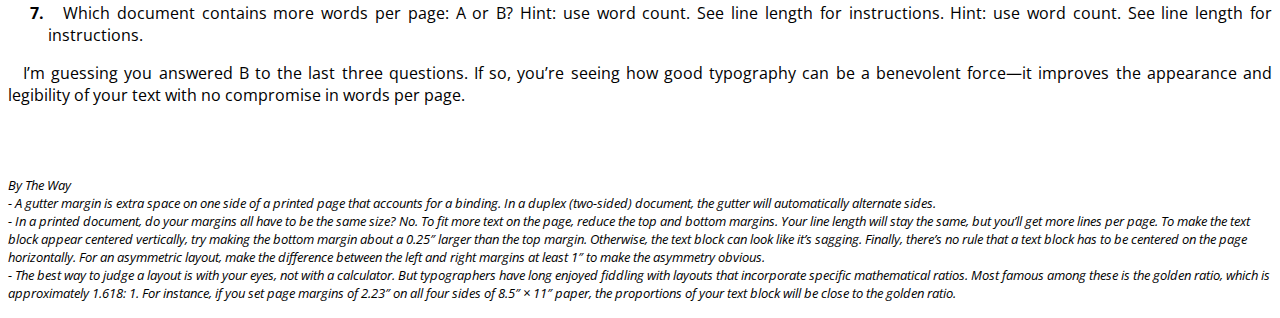
<file: latihan4/page_margins.html>
<!DOCTYPE html>
<html>
<head>
	<link rel="stylesheet" type="text/css" href="./assets/global.css">
	<link href="https://fonts.googleapis.com/css2?family=Open+Sans&display=swap" rel="stylesheet">
	<link href="https://fonts.googleapis.com/css2?family=Montserrat:wght@800&family=Open+Sans&display=swap" rel="stylesheet">
	<meta name="viewport" content="width=device-width, initial-scale=1.0">
	<title>Page Margins</title>
</head>
<body>
	<center>
		<a href="hyphenation.html"> 

			<button>
				GO TO PAGE 2
			</button>
		</a>
	</center>
	<center><h1>Page Margins</h1></center>
	<center><h2>One inch is not enough </h2></center>

	<p>
		Page margins set the default territory your text occupies on the page. Because they determine the maximum width of the text block, page margins have the greatest effect on line length. (Point size also affects line length, though more finely.) As page margins increase, line length decreases, and vice versa.
		<br><br>
		<small><i>
			A gutter margin is extra space on the inner edge of a page, used to account for a binding. In a duplex (two-sided) document, the gutter margin will automatically alternate sides
		</i></small>
		<br><br>	
		<b>IN PRINT</b>
		<p>
			Most word processors default to page margins of one inch. On standard 8.5″ × 11″ paper, that produces a line length of 6.5″. That was fine for the monospaced fonts of the typewriter era, which used a lot of horizontal space. But for proportional fonts, they’re too small.
 		</p>
		<p>
		At 12 point, left and right page margins of 1.5-2.0″ will usually give you a comfortable line length. But don’t take that range as an absolute—focus on getting the number of characters per line into the right range (see line length). The smaller the point size, the larger the page margins will need to be, and vice versa.
		</p>
		<br><br>	
		<b>ON THE WEB</b>
		<p>
			Originally, web browsers had no concept of margins—text simply flowed from one edge of the window to the other. That wasn’t a huge problem at the time, because computer screens were much smaller. With the advent of CSS, web designers could use the margin and padding properties to create space between text and the edge of its containing block.
		</p>
		<p>
			Nevertheless, the web has never shaken the edge-toedge design idiom. Many of today’s websites still look like they were created by designers who got paid by the square inch. Just as it’s important in print to let go of typewriter habits, it’s important on the web to let go of the habits.
		</p>
		<p>
			To preserve text legibility, web pages need big margins too. There isn’t one margin size that will work for all web pages, but the core advice is the same as on the printed page—focus on line length. As you do that, you’ll find your margins getting bigger. Don’t panic.
		</p>
		<br><br>	
		<b>FEAR OF WHITE SPACE</b><br><br>
		<b>“But if I use bigger margins, won’t a lot of the page be empty?”</b><br><br>
		Sure. Is that a problem?<br><br>
		<small><i>
			 In 1921, the U.S. government introduced both 8.5″ × 11″ and 8″ × 10.5″ as standard paper sizes. The smaller size caught on within U.S. government agencies; the larger, with everyone else. It wasn’t until 1980 that the whole U.S. government finally settled on 8.5″ × 11″
		</i></small><br>
		<p>
			The 8.5″ × 11″ paper size, and the sizes of computer screens, are standards imposed on us by history and tradition. They are arbitrary. They do not represent anyone’s idea of a convenient size for good typography. But with page margins, you can reshape them. As proof, consider a print example. Are there any publications that use 8.5″ × 11″ paper? Yes, it’s the approximate size of many magazines. But do any of those magazines run text in a single block on the page with one-inch margins? No—never. They use multiple-column layouts or find other ways to divide the page. So, are there any publications that do run text in a single block text in a single block on the page? Sure—books are usually set in a single column. But do you ever see a book printed on 8.5″ × 11″ paper? No—never. It would be too big for comfortable reading.
		</p>
		<p>
			Professional typographers never use 8.5″ × 11″ paper with a 6.5″ line length. Neither should you. Whether you’re writing for print or the web, set your text according to the principles of good typography. The white space will take care of itself. The pleasure of reading an effectively designed document will soon outweigh the unfamiliarity of extra white space around the edges.
		</p>

		<b>“But with those big margins, I won’t get nearly as many words on the page.”</b>
		<p>
			Oh really? Let’s address that fear with a word-processor exercise that brings together some of what you’ve learned so far. 
		</p>

		<ol>
			<li><p>
				Start a new document in your word processor. Paste in a text of at least words. 
			</p></li>
			<li><p>
				With a 12-point font, “Double” line spacing in Word works out to be 28 points. (If that seems like peculiar math, I agree. See line spacing.) I’m using it here because it’s the line-spacing option many people select by default. <br>
				Format this new document as follows: page margins of ″ per side, font is times new roman, point size is, line spacing is “Double” (if you’re using Word; if not, use exactly points), first line indent is 0.5″, and no space between paragraphs. I’ll call this document A.
			</p></li>
			<li><p>
				Start another new document in your word processor. Paste in the same text. 
			</p></li>
			<li><p>
				Format this second document as follows: page margins of 2″ per side, font is still Times New Roman, point size is, line spacing is exactly 15 points, firstline indent is still 0.5″, and still no space between paragraphs. I’ll call this document B. 
			</p></li>
			<li><p>
				 Print both documents. Which one looks more like a professionally typeset book: A or B? <br>
			<small><i>
				(sidenote. Shortcut: the “before” and “after” samples in research papers are pretty close to the formatting of documents A and B.)
			</i></small>
			</p></li>
			<li><p>
				 Which document is more comfortable to read: A or B? 
			</p></li>
			<li><p>
				Which document contains more words per page: A or B? Hint: use word count. See line length for instructions. Hint: use word count. See line length for instructions. 
			</p></li>
		</ol>
		<p>
			I’m guessing you answered B to the last three questions. If so, you’re seeing how good typography can be a benevolent force—it improves the appearance and legibility of your text with no compromise in words per page.
		</p>
		<br><br><br>
		<small><i>
			By The Way<br>
			- A gutter margin is extra space on one side of a printed page that accounts
			for a binding. In a duplex (two-sided) document, the gutter will automatically
			alternate sides.<br>
			- In a printed document, do your margins all have to be the same size? No.
			To fit more text on the page, reduce the top and bottom margins. Your line
			length will stay the same, but you’ll get more lines per page. To make the
			text block appear centered vertically, try making the bottom margin about a
			0.25″ larger than the top margin. Otherwise, the text block can look like it’s
			sagging. Finally, there’s no rule that a text block has to be centered on the
			page horizontally. For an asymmetric layout, make the difference between
			the left and right margins at least 1″ to make the asymmetry obvious.<br>
			- The best way to judge a layout is with your eyes, not with a calculator.
			But typographers have long enjoyed fiddling with layouts that incorporate
			specific mathematical ratios. Most famous among these is the golden ratio,
			which is approximately 1.618: 1. For instance, if you set page margins of 2.23″
			on all four sides of 8.5″ × 11″ paper, the proportions of your text block will be
			close to the golden ratio.
		</i></small>
	</p>
</body>
</html>
</file>
<file: lat2/assets/global.css>
* {
	margin: 5px;
	padding: 0;
}

main {
	margin-top:0;
	width: 1000px;
	margin-left: auto;
	margin-right: auto;
}
main section {
	width: 23%;
	height: 15vh;
	margin-right: 5px;
	float: left;
	background-color: lavender;
}
main section.grape {
	width: 12.3%;
	background-color: thistle;
}
main section.banana {
	width: 23.7%;
	background-color: moccasin;
}
main section.apple1 {
	width: 23.7%;
	height: 25.2vh;
	background-color: lightpink;
}
main section.apple2 {
	width: 23.7%;
	height: 20.1vh;
	margin-top:5.8vh;
	background-color: lightblue;
}
main section.apple3 {
	width: 23.7%;
	height: 15vh;
	margin-top: 10.8vh;
	background-color: lightpink;
}
main section.apple4{
	width: 23.7%;
	height: 9.8vh;
	margin-top: 15.8vh;
	background-color: lightblue;
}
</file>
<file: lat5/global.css>
.dropbtn {
  background-color: #003451;
  color: white;
  padding: 16px;
  font-size: 16px;
  border: none;
  cursor: pointer;
}

.dropdown {
  position: relative;
  display: inline-block;
  width: 100%;
}

.dropdown-content {
  display: none;
  position: absolute;
  background-color: #003451;
  width: 100%;
  max-width: 100%;
  z-index: 1;
  text-align: center;
  margin-top: 0px;
}

.dropdown-content a {
  color: white;
  padding: 4px;
  text-decoration: none;
  display: block;
  font-family: 'Montserrat', sans-serif;
  width: 100%;
  font-size: 40px;
  line-height: 60px;
}

.dropdown-content a:hover {
  background-color: #f1f1f1; 
  color: black; 
  width: 50%; 
  margin-left: 25%;
}

.show {
  display:block;
}

.show:active .logowwd{
  display:none;
}

.logomenu {
  width: 65px;
  height: 10px;
  background-color: white;
  margin-top: 13px;
  margin-left: 15px; 
}

.navbar{
  background-color: #003451;
  position: sticky;
  top: 0; 
  padding-top: 10px;
  height: 135px;
  z-index: 3;
}

body{
  background-color: #003451;
}

.logowwd{
  width: 25%;
  padding-right: 15px; 
  margin-top: -100px; 
}

.content{
  text-align: center;
  font-family: 'Montserrat', sans-serif;
}

.judul{
  text-align: left;
  font-size: 70px;
  color: maroon;
  margin-top: -1400px;
  margin-left: 80px;
}

.judul b{
  color: #003451;
  font-size: 90px;
}

.judul small{
  font-size: 35px;
  font-weight: bold;
}

.gambarkura{
  width: 100%;
}

.about{
  text-align: left;
  font-family: 'oswald',sans-serif;
  font-size: 64px;
  color: white;
  margin-top: 600px;
  margin-left: 50%;
  background-color: #003451;
  opacity: 0.6;
  padding-top: 15px;
  padding-right: 80px;
  padding-left: 50px;
  padding-bottom: 15px;
  margin-right: -30px;
  border-width: 0px;
}

.disclaimer{
  font-size: 40px;
  color: maroon;
  margin-top: 50px;
  font-weight: bold;
}

.bawah{
  margin-top: 20px;
  /*background-image: url("bg2.png");*/
  background-color: #66ccf4;
  background-repeat: none;
}

.bawah p{
  font-size: 30px;
  padding-left: 50px;
  padding-right: 50px;
  margin-bottom: 0px;
}

.bawah b{
  font-size: 50px;
  color: white;
}

.bawah a{
  text-decoration: none;
}

.bawah u{
  font-weight: bold;
}

.bg{
  width: 100%;
}

.profile1{
  margin-top: 50px;
  width: 60%;
}

.wwf{
  margin-top: 0px;
  width: 10%;
  margin-right: 220px;
}

.undp{
  margin-top: -150px;
  margin-left: 0px;
}

.sos{
  margin-top: -125px;
  margin-bottom: 130px;
  width: 15%;
  margin-left: 25%;
}

.footer{
  font-size: 30px;
  color: white;
  margin-top: 40px;
}

.bawahabout{
  margin-top: 20px;
  /*background-image: url("bg2.png");*/
  background-color: #66ccf4;
  background-repeat: none;
}

.bawahabout p{
  font-size: 30px;
  padding-left: 50px;
  padding-right: 50px;
  margin-bottom: 0px;
  text-align: left;
  max-width: 100%;
}

.bawahabout b{
  font-size: 50px;
  color: white;
  text-align: left;
}

.bawahabout u{
  color: blue;
}

.bawahabout center{
  font-size: 30px;
  padding-left: 0px;
  padding-right: 0px;
  margin-bottom: 0px;
  text-align: center;
  color: white;
  max-width: 100%;
}

.bawahabout ul{
  width: 100%;
  max-width: 100%;
  padding-left: 0;
  padding-right: 0;
}

.bawahabout li{
  margin-left: 50px;
  margin-right: 50px;
}

.fotoabout{
  margin-top: -170px;
  width: 100%;
}

.fotogi{
  width: 100%;
}

hr{
  width: 90%;
  color: #003451;
}

.warnaputih{
  color: white;
}

.twitter{
  width: 20%;
  margin-right: 25%;
}

.fb{
  width: 11%;
  margin-top: -200px;
  margin-bottom: 15px;
}

.ig{
  width: 10%;
  margin-top: -200px;
  margin-bottom: 40px;
  margin-left: 25%;
}

@media(min-width:1366px){ /*/ layar 11 inch*/
  .logowwd{
    width: 20%;
    margin-top: -80px;
  }
  .judul{
    margin-top: -2000px;
  }
  .about{
    margin-top: 900px;
    margin-right: -230px;
  }
  .disclaimer{
    margin-top: 0px;
    padding-top: 0px;
    font-size: 50px;
  }
  .bawah{
    margin-top: 55px;
  }
  .wwf{
    margin-left: -250px;
  }
  .undp{
    width: 10%;
    margin-top: -190px;
  }
  .sos{
    margin-top: -190px;
    margin-left: 460px;
  }
  .dropdown-content{
    margin-top: 0px;
  }
}

@media(min-width: 1280px){ /*layar 15 inch*/
  .logowwd{
    width: 9%;
    margin-top: -55px;
    margin-right: 20px;
  }
  .navbar{
    height: 50px;
    top: 0;
    padding-top: -10px;
    max-height: 50px;
  }
  body{
    margin-top: 0px;
  }
  .logomenu{
    width: 25px;
    height: 5px;
    margin-top: 5px;
    margin-left: 0px;
  }
  .dropdown button{
    margin-top: -12px;
  }
  .judul{
    margin-top: -1850px;
    margin-bottom: 450px;
  }
  .about{
    margin-top: 550px;
    margin-bottom: 50px;
  }
  .profile1{
    width: 35%;
  }
  .bawah p{
    font-size: 20px;
    width: 50%;
    padding-left: 25%;
  }
  .wwf{
    width: 8%;
    margin-left: -90px;
  }
  .sos{
    margin-left: 380px;
    margin-top: -200px;
  }
  .bawah b{
    font-size: 40px;
  }
  .footer{
    font-size: 20px;
  }
  .dropdown-content{
    margin-top: 0px;
  }
  .dropdown-content a{
    font-size: 20px;
    line-height: 30px;
  }
  .bawahabout p{
    font-size: 20px;
  }
  .bawahabout center{
    font-size: 20px;
  }
  .fotogi{
    width: 70%;
  }
  .fotoabout{
    width: 60%;
    margin-top: 50px;
  }
}

@media(min-width: 1536px){
  .logowwd{
    width: 7%;
  }
  .judul{
    margin-top: -2200px;
  } 
  .about{
    margin-top: 630px;
    margin-bottom: 0px;
  }
  .wwf{
    margin-left: -130px;
  }
  .sos{
    margin-top: -230px;
    margin-left: 450px;
  }
}
</file>
<file: latihan2/assets/global.css>
* {
	margin: 5px;
	padding: 0;
}

main {
	margin-top:0;
	width: 1000px;
	margin-left: auto;
	margin-right: auto;
}
main section {
	width: 23%;
	height: 15vh;
	margin-right: 5px;
	float: left;
	background-color: lavender;
}
main section.grape {
	width: 12.3%;
	background-color: thistle;
}
main section.banana {
	width: 23.7%;
	background-color: moccasin;
}
main section.apple1 {
	width: 23.7%;
	height: 25.2vh;
	background-color: lightpink;
}
main section.apple2 {
	width: 23.7%;
	height: 20.1vh;
	margin-top:5.8vh;
	background-color: lightblue;
}
main section.apple3 {
	width: 23.7%;
	height: 15vh;
	margin-top: 10.8vh;
	background-color: lightpink;
}
main section.apple4{
	width: 23.7%;
	height: 9.8vh;
	margin-top: 15.8vh;
	background-color: lightblue;
}
</file>
<file: latihan3/assets/global.css>
*{
	margin: 0px;
	padding: 0px;
}

.container {
  width: 1200px;
  height: 1000px;
  border-style: solid;
  border-width: 1px;
}

.blokjudultabel{
	width: 430px;
	height: 70px;
	font-family: sans-serif;
	font-variant: bold;
	background-color: navy;
	margin-left: 40px;
	margin-bottom: 8px;
}

.tekstabel{
	padding-top: 10px;
	font-size: 22px;
	font-family: sans-serif;
	color: lightyellow;
	margin-left: 30px;
	margin-bottom: 20px;
}

/*tabel*/


table{
	margin-left: 60px;
	margin-top: 5px;
	position:fixed;
	border: 2px solid grey;
	border-collapse: collapse;
}

tbody tr td:nth-child(1){
	padding-left :20px;
	padding-right:50px;
	font-family: helvetica;
}

tbody tr td:nth-child(2){
	padding-left :20px;
	padding-right:50px;
	font-family: helvetica;
	}

tbody tr td:nth-child(3){
	padding-left :20px;
	padding-right:50px;
	font-family: helvetica;

}
thead tr th:nth-child(1){
    padding-left: 20px;
    padding-right:50px;
    font-family: helvetica;
}
thead tr th:nth-child(2){
    padding-left: 20px;
    padding-right:50px;
    font-family: helvetica;
}
thead tr th:nth-child(3){
    padding-left: 20px;
    padding-right:50px;
    font-family: helvetica;

}


thead {
	background-color: lightyellow;
	color: grey;
	margin-left: 20px;
	border: 2px darkgrey;
}

th{
	font-family: sans-serif;
	font-weight: bold;
	padding-left: 50px;
	padding-right: 50px;
}
thead,tr,th,td{
	border: 1px solid grey;
}

.trans{
	margin-top: 120px;
	margin-left: 50px;
	color: navy;
	font-family: sans-serif;
}

.garis {
	width: 350px;
	margin-left: 50px;
	color: black;
}

.garis2 {
	width: 300px;
	color: grey;
	margin-bottom: 5px;
}

.bulan{
	margin-top: 10px;
	margin-left: 50px;
	color: salmon;
	font-family: sans-serif;
}

.bintang{
	margin-top: 10px;
	margin-left: 90px;
	color: sienna;
	font-family: sans-serif;
	display: inline-block;
}

.awan {
	display: inline-block;
	color: navy;
	font-family: sans-serif;
}

.anakbintang {
	margin-top: 5px;
	margin-left: 90px;
	font-family: sans-serif;
}

.anakbulan {
	margin-left: 90px;
	font-family: sans-serif;

}

.anakbulan {
	margin-top: 5px;
	margin-left: 90px;
}



.tekskanan {
	float: right;
	margin-top: -590px;
	margin-right: 110px;
	color: darkblue;
	font-family: sans-serif;
}

.teksrute {
	float: right;
	margin-top: -350px;
	margin-right: -60px;
	color: navy;
	font-family: sans-serif;
}

.angkarute {
	margin-bottom: 20px;
	margin-top: 10px;
	margin-right: 20px;
	font-size: 35px;
	font-weight: bolder;
	display: inline-block;
	color: crimson;
	font-family: sans-serif;
}

.angkabus {
	font-size: 100px;
	font-weight: strong;
	color: darkred;
	font-family: sans-serif;
}

.box {
	width: 200px;
	height: 85px;
	border-radius: 10px;
	background-color: moccasin;
	margin-left: -50px;
}

.teksbox {
	padding-left: 10px;
	padding-top: 10px;
	color: sienna;
	font-family: sans-serif;
	font-weight: bold;
}

.rute {
	margin-top: -100px;
	display: inline-block;
}

.image {
	margin-left: 90px;
	width: 5%;
	display: inline-block;
}
</file>
<file: lat4/assets/global.css>
p{
	font-family: 'Open Sans', sans-serif;
	text-align: justify;
}

small{
	font-family: 'Open Sans', sans-serif;
}

table{
	margin-left: 15px;
	font-family: 'Open Sans', sans-serif;
}

td{
	padding: 4px;
	text-align: center;
}

th{
	padding: 4px;
}

p:first-letter{
	margin-left: 15px;
}

b{
	font-family: 'Montserrat', sans-serif; 
	font-family: 'Open Sans', sans-serif;
}

h1{
	font-family: 'Montserrat', sans-serif;
	font-family: 'Open Sans', sans-serif;
}

h2{
	font-family: 'Montserrat', sans-serif;
	font-family: 'Open Sans', sans-serif;
}

ol li{
	font-weight:bold;
	font-family: 'Open Sans', sans-serif;
}

li > p{
    font-weight:normal;
}

button{
	margin-top: 15px;
	color: white;
	background-color: black;
	font-family: 'Open Sans', sans-serif;
	border-radius: 10px;
	border: none;
	padding: 15px;
}

a{
	text-decoration: none;
}

@media(max-width:340px){
	table{
		margin-left: 0px;
	}
}
</file>
<file: latihan4/assets/global.css>
p{
	font-family: 'Open Sans', sans-serif;
	text-align: justify;
}

small{
	font-family: 'Open Sans', sans-serif;
}

table{
	margin-left: 15px;
	font-family: 'Open Sans', sans-serif;
}

td{
	padding: 4px;
	text-align: center;
}

th{
	padding: 4px;
}

p:first-letter{
	margin-left: 15px;
}

b{
	font-family: 'Montserrat', sans-serif; 
	font-family: 'Open Sans', sans-serif;
}

h1{
	font-family: 'Montserrat', sans-serif;
	font-family: 'Open Sans', sans-serif;
}

h2{
	font-family: 'Montserrat', sans-serif;
	font-family: 'Open Sans', sans-serif;
}

ol li{
	font-weight:bold;
	font-family: 'Open Sans', sans-serif;
}

li > p{
    font-weight:normal;
}

button{
	margin-top: 15px;
	color: white;
	background-color: black;
	font-family: 'Open Sans', sans-serif;
	border-radius: 10px;
	border: none;
	padding: 15px;
}

a{
	text-decoration: none;
}

@media(max-width:340px){
	table{
		margin-left: 0px;
	}
}
</file>
